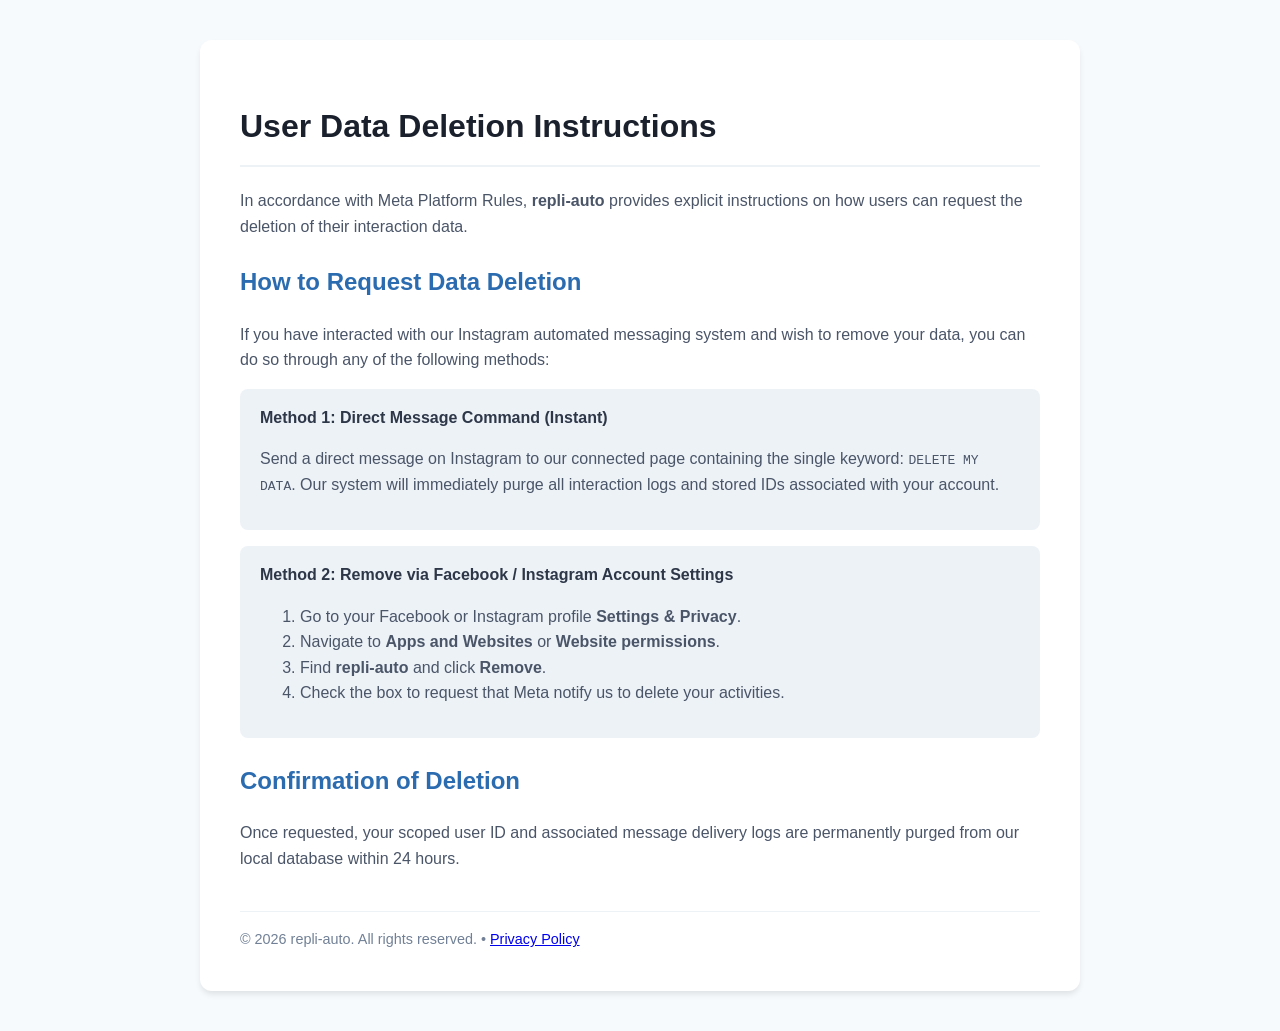
<file: frontend/data_deletion.html>
<!DOCTYPE html>
<html lang="en">
<head>
    <meta charset="UTF-8">
    <meta name="viewport" content="width=device-width, initial-scale=1.0">
    <title>User Data Deletion - repli-auto</title>
    <style>
        body {
            font-family: -apple-system, BlinkMacSystemFont, "Segoe UI", Roboto, Helvetica, Arial, sans-serif;
            line-height: 1.6;
            color: #2d3748;
            background: #f7fafc;
            padding: 40px 20px;
            margin: 0;
        }
        .container {
            max-width: 800px;
            margin: 0 auto;
            background: #fff;
            padding: 40px;
            border-radius: 12px;
            box-shadow: 0 4px 6px -1px rgba(0,0,0,0.1);
        }
        h1 { color: #1a202c; border-bottom: 2px solid #edf2f7; padding-bottom: 12px; }
        h2 { color: #2b6cb0; margin-top: 24px; }
        p, li { color: #4a5568; }
        .step-box { background: #edf2f7; padding: 16px 20px; border-radius: 8px; margin: 16px 0; }
        .footer { margin-top: 40px; font-size: 0.9em; color: #718096; border-top: 1px solid #edf2f7; padding-top: 16px; }
    </style>
</head>
<body>
    <div class="container">
        <h1>User Data Deletion Instructions</h1>
        <p>In accordance with Meta Platform Rules, <strong>repli-auto</strong> provides explicit instructions on how users can request the deletion of their interaction data.</p>

        <h2>How to Request Data Deletion</h2>
        <p>If you have interacted with our Instagram automated messaging system and wish to remove your data, you can do so through any of the following methods:</p>

        <div class="step-box">
            <strong>Method 1: Direct Message Command (Instant)</strong>
            <p>Send a direct message on Instagram to our connected page containing the single keyword: <code>DELETE MY DATA</code>. Our system will immediately purge all interaction logs and stored IDs associated with your account.</p>
        </div>

        <div class="step-box">
            <strong>Method 2: Remove via Facebook / Instagram Account Settings</strong>
            <ol>
                <li>Go to your Facebook or Instagram profile <strong>Settings & Privacy</strong>.</li>
                <li>Navigate to <strong>Apps and Websites</strong> or <strong>Website permissions</strong>.</li>
                <li>Find <strong>repli-auto</strong> and click <strong>Remove</strong>.</li>
                <li>Check the box to request that Meta notify us to delete your activities.</li>
            </ol>
        </div>

        <h2>Confirmation of Deletion</h2>
        <p>Once requested, your scoped user ID and associated message delivery logs are permanently purged from our local database within 24 hours.</p>

        <div class="footer">
            &copy; 2026 repli-auto. All rights reserved. &bull; <a href="/privacy">Privacy Policy</a>
        </div>
    </div>
</body>
</html>
</file>
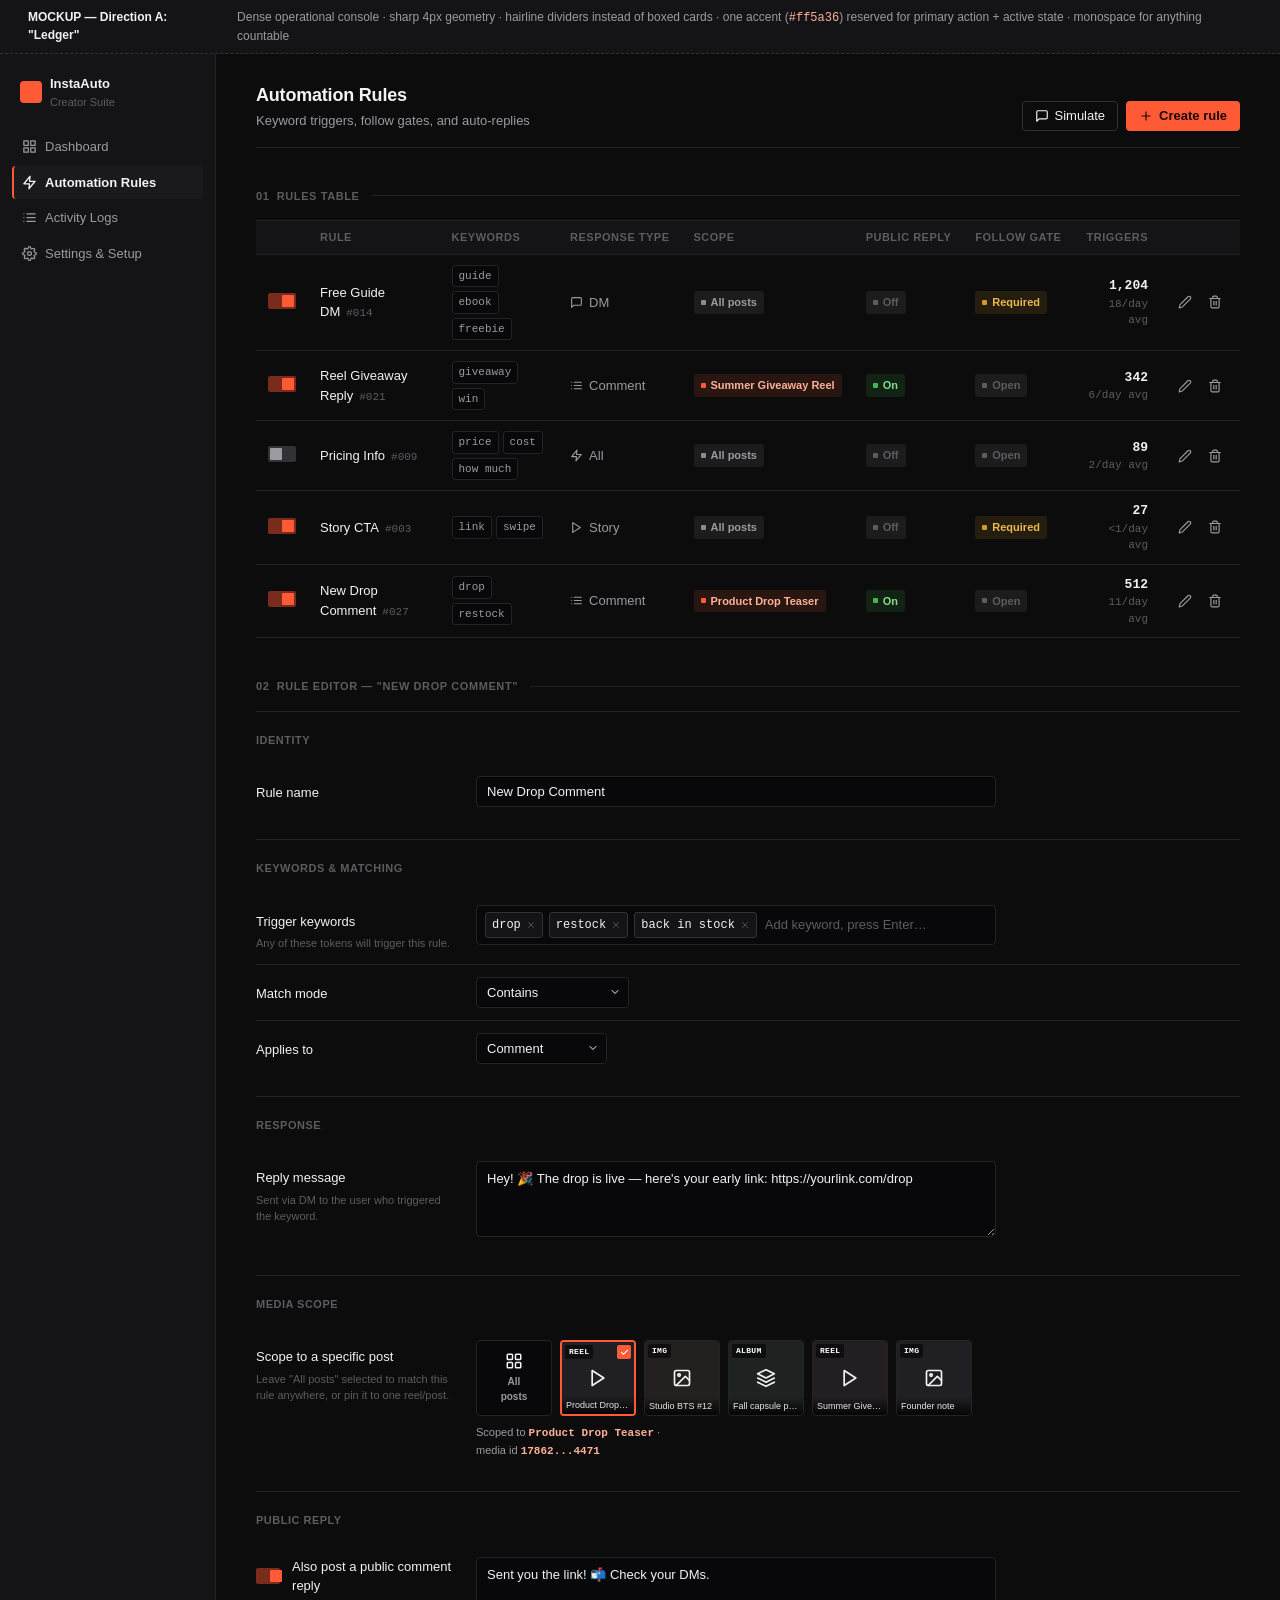
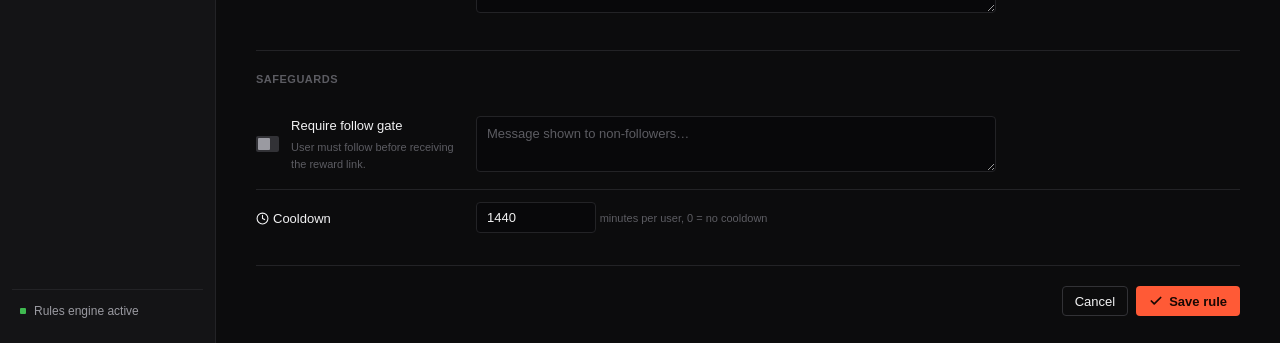
<file: frontend/mockup-a.html>
<!DOCTYPE html>
<html lang="en">
<head>
<meta charset="UTF-8">
<meta name="viewport" content="width=device-width, initial-scale=1.0">
<title>Mockup A — Ledger | Rules</title>
<style>
/* ============================================================
   DIRECTION A — "LEDGER"
   A dense, operational console modeled on Linear's issue views.
   Premise: this page is used daily by someone triaging dozens of
   rules — optimize for scan speed and information density over
   whitespace. Sharp 4px geometry, hairline dividers instead of
   boxed cards, monospace for anything countable/identifiable
   (ids, keyword tokens, trigger counts), a single vivid accent
   used only for the primary action and active/selected states.
   ============================================================ */

:root {
  /* --- surfaces --- */
  --bg:            #0c0c0d;
  --bg-inset:       #08080a;   /* inputs, recessed wells */
  --bg-raised:      #ondit;
  --surface:        #141416;   /* sidebar, header row */
  --surface-hover:  #1a1a1d;
  --border:         #232326;
  --border-strong:  #323236;

  /* --- text --- */
  --text-1: #f2f2f3;
  --text-2: #9a9aa1;
  --text-3: #5c5c62;

  /* --- brand accent (single, functional) --- */
  --accent:      #ff5a36;
  --accent-dim:  #7a2c1c;
  --accent-tint: rgba(255, 90, 54, 0.12);
  --accent-ink:  #ffb199;

  /* --- semantic (separate from brand accent) --- */
  --success:      #3fb950;
  --success-tint: rgba(63, 185, 80, 0.12);
  --warning:      #d29922;
  --warning-tint: rgba(210, 153, 34, 0.12);
  --error:        #f85149;
  --error-tint:   rgba(248, 81, 73, 0.12);
  --neutral:      #8b8b93;
  --neutral-tint: rgba(139, 139, 147, 0.12);

  /* --- type scale (dense) --- */
  --fs-11: 11px;
  --fs-12: 12px;
  --fs-13: 13px;
  --fs-15: 15px;
  --fs-18: 18px;
  --fs-24: 24px;

  --font-ui:   -apple-system, BlinkMacSystemFont, "Segoe UI", Roboto, Helvetica, Arial, sans-serif;
  --font-mono: ui-monospace, "SF Mono", "Cascadia Code", "Consolas", monospace;

  /* --- spacing grid --- */
  --sp-1: 4px;
  --sp-2: 8px;
  --sp-3: 12px;
  --sp-4: 16px;
  --sp-5: 20px;
  --sp-6: 28px;
  --sp-7: 40px;

  /* --- geometry --- */
  --r-sm: 3px;
  --r-md: 4px;
}

* { margin: 0; padding: 0; box-sizing: border-box; }

body {
  background: var(--bg);
  color: var(--text-1);
  font-family: var(--font-ui);
  font-size: var(--fs-13);
  line-height: 1.5;
  -webkit-font-smoothing: antialiased;
}

::selection { background: var(--accent-dim); color: #fff; }

/* meta banner explaining the exploration — not part of the app itself */
.mockup-banner {
  background: var(--surface);
  border-bottom: 1px dashed var(--border-strong);
  color: var(--text-2);
  font-size: var(--fs-12);
  padding: var(--sp-2) var(--sp-6);
  display: flex;
  gap: var(--sp-4);
  align-items: baseline;
}
.mockup-banner strong { color: var(--text-1); font-weight: 600; }
.mockup-banner code { font-family: var(--font-mono); color: var(--accent-ink); }

.shell {
  display: grid;
  grid-template-columns: 216px 1fr;
  min-height: 100vh;
}

/* ---------- sidebar ---------- */
.sidebar {
  background: var(--surface);
  border-right: 1px solid var(--border);
  padding: var(--sp-5) var(--sp-3);
  display: flex;
  flex-direction: column;
  justify-content: space-between;
}

.brand {
  display: flex;
  align-items: center;
  gap: var(--sp-2);
  padding: 0 var(--sp-2) var(--sp-5) var(--sp-2);
}
.brand-mark {
  width: 22px; height: 22px;
  border-radius: var(--r-md);
  background: var(--accent);
  flex-shrink: 0;
}
.brand-name { font-size: var(--fs-13); font-weight: 600; color: var(--text-1); }
.brand-sub { font-size: 11px; color: var(--text-3); }

.nav { display: flex; flex-direction: column; gap: 2px; }
.nav-link {
  display: flex;
  align-items: center;
  gap: var(--sp-2);
  padding: 7px var(--sp-2);
  border-radius: var(--r-md);
  color: var(--text-2);
  text-decoration: none;
  font-size: var(--fs-13);
  font-weight: 500;
  border-left: 2px solid transparent;
}
.nav-link svg { width: 15px; height: 15px; stroke: currentColor; flex-shrink: 0; }
.nav-link:hover { color: var(--text-1); background: var(--surface-hover); }
.nav-link.active {
  color: var(--text-1);
  background: var(--surface-hover);
  border-left: 2px solid var(--accent);
  font-weight: 600;
}

.side-foot { display: flex; flex-direction: column; gap: var(--sp-3); }
.side-status {
  display: flex; align-items: center; gap: var(--sp-2);
  font-size: var(--fs-12); color: var(--text-2);
  padding: var(--sp-1) var(--sp-2);
  border-top: 1px solid var(--border);
  padding-top: var(--sp-3);
}
.dot { width: 6px; height: 6px; border-radius: 1px; background: var(--success); }

/* ---------- main ---------- */
.main { padding: var(--sp-6) var(--sp-7); max-width: 1180px; }

.pagehead {
  display: flex;
  justify-content: space-between;
  align-items: flex-end;
  margin-bottom: var(--sp-6);
  padding-bottom: var(--sp-4);
  border-bottom: 1px solid var(--border);
}
.pagehead h1 { font-size: var(--fs-18); font-weight: 600; letter-spacing: -0.2px; }
.pagehead p { font-size: var(--fs-13); color: var(--text-2); margin-top: 2px; }
.actions { display: flex; gap: var(--sp-2); }

.btn {
  display: inline-flex; align-items: center; gap: 6px;
  height: 30px; padding: 0 var(--sp-3);
  border-radius: var(--r-md);
  font-size: var(--fs-13); font-weight: 500;
  border: 1px solid transparent;
  cursor: pointer;
  font-family: var(--font-ui);
}
.btn svg { width: 14px; height: 14px; stroke: currentColor; }
.btn-primary { background: var(--accent); color: #1a0803; font-weight: 600; }
.btn-primary:hover { background: #ff6d4b; }
.btn-secondary { background: transparent; border-color: var(--border-strong); color: var(--text-1); }
.btn-secondary:hover { border-color: var(--text-3); background: var(--surface-hover); }
.icon-btn {
  width: 26px; height: 26px; display: inline-flex; align-items: center; justify-content: center;
  border-radius: var(--r-sm); background: transparent; border: 1px solid transparent;
  color: var(--text-2); cursor: pointer;
}
.icon-btn:hover { background: var(--surface-hover); border-color: var(--border); color: var(--text-1); }
.icon-btn.danger:hover { color: var(--error); }
.icon-btn svg { width: 14px; height: 14px; stroke: currentColor; }

/* ---------- section label divider ---------- */
.section-label {
  display: flex; align-items: center; gap: var(--sp-3);
  margin: var(--sp-7) 0 var(--sp-4);
  color: var(--text-3);
  font-size: 11px;
  font-weight: 600;
  text-transform: uppercase;
  letter-spacing: 0.6px;
}
.section-label::after { content: ''; flex: 1; height: 1px; background: var(--border); }

/* ---------- table ---------- */
.table-wrap { border-top: 1px solid var(--border); }
table.rules-table { width: 100%; border-collapse: collapse; }
.rules-table thead th {
  text-align: left;
  font-size: 11px; font-weight: 600; text-transform: uppercase; letter-spacing: 0.5px;
  color: var(--text-3);
  padding: var(--sp-2) var(--sp-3);
  background: var(--surface);
  border-bottom: 1px solid var(--border);
  white-space: nowrap;
}
.rules-table tbody td {
  padding: 10px var(--sp-3);
  border-bottom: 1px solid var(--border);
  vertical-align: middle;
  font-size: var(--fs-13);
}
.rules-table tbody tr:hover td { background: var(--surface-hover); }

.rule-name { color: var(--text-1); font-weight: 500; }
.rule-id { font-family: var(--font-mono); font-size: 11px; color: var(--text-3); margin-left: 6px; }

.chip-row { display: flex; flex-wrap: wrap; gap: 4px; max-width: 220px; }
.chip {
  font-family: var(--font-mono);
  font-size: 11px;
  color: var(--text-2);
  background: var(--bg-inset);
  border: 1px solid var(--border);
  border-radius: var(--r-sm);
  padding: 2px 6px;
}

.type-cell { display: flex; align-items: center; gap: 6px; color: var(--text-2); }
.type-cell svg { width: 13px; height: 13px; stroke: currentColor; }

.badge {
  display: inline-flex; align-items: center; gap: 5px;
  font-size: 11px; font-weight: 600;
  padding: 3px 7px;
  border-radius: var(--r-sm);
  white-space: nowrap;
}
.badge .dot2 { width: 5px; height: 5px; border-radius: 1px; }
.badge-scoped { background: var(--accent-tint); color: var(--accent-ink); }
.badge-scoped .dot2 { background: var(--accent); }
.badge-allposts { background: var(--neutral-tint); color: var(--text-2); }
.badge-allposts .dot2 { background: var(--neutral); }
.badge-on { background: var(--success-tint); color: #7ee08a; }
.badge-on .dot2 { background: var(--success); }
.badge-off { background: var(--neutral-tint); color: var(--text-3); }
.badge-off .dot2 { background: var(--text-3); }
.badge-gate { background: var(--warning-tint); color: #eab84f; }
.badge-gate .dot2 { background: var(--warning); }

.trigger-count { font-family: var(--font-mono); font-weight: 600; color: var(--text-1); }
.trigger-sub { font-family: var(--font-mono); font-size: 11px; color: var(--text-3); }

.switch { position: relative; display: inline-block; width: 28px; height: 16px; }
.switch input { opacity: 0; width: 0; height: 0; }
.switch .track {
  position: absolute; inset: 0; background: var(--border-strong);
  border-radius: 2px; transition: background .15s;
}
.switch .track::before {
  content: ''; position: absolute; width: 12px; height: 12px; left: 2px; top: 2px;
  background: var(--text-2); border-radius: 1px; transition: transform .15s, background .15s;
}
.switch input:checked + .track { background: var(--accent-dim); }
.switch input:checked + .track::before { transform: translateX(12px); background: var(--accent); }

.row-actions { display: flex; gap: 4px; justify-content: flex-end; }

/* ---------- editor ---------- */
.editor {
  border-top: 1px solid var(--border);
}
.editor-group {
  padding: var(--sp-5) 0;
  border-bottom: 1px solid var(--border);
}
.editor-group-label {
  font-size: 11px; font-weight: 600; text-transform: uppercase; letter-spacing: 0.5px;
  color: var(--text-3); margin-bottom: var(--sp-4);
}

.field-row {
  display: grid;
  grid-template-columns: 200px 1fr;
  gap: var(--sp-5);
  padding: var(--sp-3) 0;
  align-items: start;
}
.field-row + .field-row { border-top: 1px solid var(--border); }
.field-label { font-size: var(--fs-13); color: var(--text-1); font-weight: 500; padding-top: 7px; }
.field-hint { font-size: 11px; color: var(--text-3); margin-top: 4px; max-width: 200px; }
.field-control { max-width: 520px; }

input[type=text], input[type=number], textarea, select {
  width: 100%;
  background: var(--bg-inset);
  border: 1px solid var(--border);
  border-radius: var(--r-md);
  color: var(--text-1);
  font-family: var(--font-ui);
  font-size: var(--fs-13);
  padding: 7px 10px;
  outline: none;
}
textarea { resize: vertical; min-height: 76px; line-height: 1.5; }
input:focus, textarea:focus, select:focus { border-color: var(--accent); }
::placeholder { color: var(--text-3); }

.tag-input-box {
  display: flex; flex-wrap: wrap; gap: 6px; align-items: center;
  background: var(--bg-inset);
  border: 1px solid var(--border);
  border-radius: var(--r-md);
  padding: 6px 8px;
}
.tag-input-box:focus-within { border-color: var(--accent); }
.kw-chip {
  display: inline-flex; align-items: center; gap: 5px;
  font-family: var(--font-mono); font-size: 12px;
  background: var(--surface); border: 1px solid var(--border-strong);
  color: var(--text-1); border-radius: var(--r-sm); padding: 3px 6px;
}
.kw-chip svg { width: 10px; height: 10px; stroke: currentColor; cursor: pointer; color: var(--text-3); }
.kw-chip svg:hover { color: var(--error); }
.tag-input-box input {
  border: none; background: transparent; flex: 1; min-width: 90px; padding: 3px 2px;
}

.select-inline { display: inline-flex; align-items: center; gap: 8px; }
select { width: auto; appearance: none; padding-right: 28px; background-image: none; }
.select-wrap { position: relative; display: inline-block; }
.select-wrap svg {
  position: absolute; right: 8px; top: 50%; transform: translateY(-50%);
  width: 12px; height: 12px; stroke: var(--text-3); pointer-events: none;
}

/* media scope picker */
.media-scroll { display: flex; gap: 8px; flex-wrap: wrap; }
.media-tile {
  position: relative;
  width: 76px; height: 76px;
  border-radius: var(--r-md);
  border: 1px solid var(--border);
  background: #1c1c1f;
  overflow: hidden;
  cursor: pointer;
  flex-shrink: 0;
}
.media-tile.selected { border: 2px solid var(--accent); }
.media-tile.all-posts {
  display: flex; flex-direction: column; align-items: center; justify-content: center;
  gap: 4px; background: var(--bg-inset);
}
.media-tile.all-posts span { font-size: 10px; color: var(--text-2); font-weight: 600; text-align: center; padding: 0 4px; }
.media-tile.all-posts svg { width: 18px; height: 18px; stroke: var(--text-2); }
.media-thumb-fill {
  position: absolute; inset: 0;
  display: flex; align-items: center; justify-content: center;
  background: #202024;
}
.media-thumb-fill svg { width: 20px; height: 20px; stroke: var(--text-3); }
.media-tile:nth-of-type(3) .media-thumb-fill { background: #23201f; }
.media-tile:nth-of-type(4) .media-thumb-fill { background: #1e2220; }
.media-tile:nth-of-type(5) .media-thumb-fill { background: #221e22; }
.media-type-tag {
  position: absolute; top: 3px; left: 3px;
  font-family: var(--font-mono); font-size: 8px; font-weight: 700;
  color: #fff; background: rgba(0,0,0,0.55);
  padding: 1px 4px; border-radius: 2px; letter-spacing: 0.3px;
}
.media-check {
  position: absolute; top: 3px; right: 3px;
  width: 14px; height: 14px; border-radius: 2px;
  background: var(--accent); display: flex; align-items: center; justify-content: center;
}
.media-check svg { width: 9px; height: 9px; stroke: #1a0803; stroke-width: 3; }
.media-caption {
  position: absolute; bottom: 0; left: 0; right: 0;
  padding: 3px 4px 2px;
  font-size: 9px; color: #e6e6e6;
  background: linear-gradient(to top, rgba(0,0,0,0.85), transparent);
  white-space: nowrap; overflow: hidden; text-overflow: ellipsis;
}
.field-hint.selected-label { color: var(--text-2); margin-top: var(--sp-2); }
.field-hint.selected-label strong { color: var(--accent-ink); font-family: var(--font-mono); font-weight: 600; }

.toggle-row { display: flex; align-items: center; gap: var(--sp-3); }
.toggle-row .field-label { padding-top: 0; }

.editor-actions {
  display: flex; justify-content: flex-end; gap: var(--sp-2);
  padding-top: var(--sp-5);
}
</style>
</head>
<body>

<div class="mockup-banner">
  <span><strong>MOCKUP — Direction A: "Ledger"</strong></span>
  <span>Dense operational console · sharp 4px geometry · hairline dividers instead of boxed cards · one accent (<code>#ff5a36</code>) reserved for primary action + active state · monospace for anything countable</span>
</div>

<!-- icon sprite, self-contained, no external requests -->
<svg style="display:none">
  <symbol id="i-grid" viewBox="0 0 24 24" fill="none" stroke="currentColor" stroke-width="2" stroke-linecap="round" stroke-linejoin="round"><rect x="3" y="3" width="7" height="7"/><rect x="14" y="3" width="7" height="7"/><rect x="14" y="14" width="7" height="7"/><rect x="3" y="14" width="7" height="7"/></symbol>
  <symbol id="i-bolt" viewBox="0 0 24 24" fill="none" stroke="currentColor" stroke-width="2" stroke-linecap="round" stroke-linejoin="round"><polygon points="13 2 3 14 12 14 11 22 21 10 12 10 13 2"/></symbol>
  <symbol id="i-list" viewBox="0 0 24 24" fill="none" stroke="currentColor" stroke-width="2" stroke-linecap="round" stroke-linejoin="round"><line x1="8" y1="6" x2="21" y2="6"/><line x1="8" y1="12" x2="21" y2="12"/><line x1="8" y1="18" x2="21" y2="18"/><line x1="3" y1="6" x2="3.01" y2="6"/><line x1="3" y1="12" x2="3.01" y2="12"/><line x1="3" y1="18" x2="3.01" y2="18"/></symbol>
  <symbol id="i-settings" viewBox="0 0 24 24" fill="none" stroke="currentColor" stroke-width="2" stroke-linecap="round" stroke-linejoin="round"><circle cx="12" cy="12" r="3"/><path d="M19.4 15a1.65 1.65 0 0 0 .33 1.82l.06.06a2 2 0 1 1-2.83 2.83l-.06-.06a1.65 1.65 0 0 0-1.82-.33 1.65 1.65 0 0 0-1 1.51V21a2 2 0 0 1-4 0v-.09A1.65 1.65 0 0 0 9 19.4a1.65 1.65 0 0 0-1.82.33l-.06.06a2 2 0 1 1-2.83-2.83l.06-.06a1.65 1.65 0 0 0 .33-1.82 1.65 1.65 0 0 0-1.51-1H3a2 2 0 0 1 0-4h.09A1.65 1.65 0 0 0 4.6 9a1.65 1.65 0 0 0-.33-1.82l-.06-.06a2 2 0 1 1 2.83-2.83l.06.06a1.65 1.65 0 0 0 1.82.33H9a1.65 1.65 0 0 0 1-1.51V3a2 2 0 0 1 4 0v.09a1.65 1.65 0 0 0 1 1.51 1.65 1.65 0 0 0 1.82-.33l.06-.06a2 2 0 1 1 2.83 2.83l-.06.06a1.65 1.65 0 0 0-.33 1.82V9a1.65 1.65 0 0 0 1.51 1H21a2 2 0 0 1 0 4h-.09a1.65 1.65 0 0 0-1.51 1z"/></symbol>
  <symbol id="i-plus" viewBox="0 0 24 24" fill="none" stroke="currentColor" stroke-width="2" stroke-linecap="round" stroke-linejoin="round"><line x1="12" y1="5" x2="12" y2="19"/><line x1="5" y1="12" x2="19" y2="12"/></symbol>
  <symbol id="i-x" viewBox="0 0 24 24" fill="none" stroke="currentColor" stroke-width="2" stroke-linecap="round" stroke-linejoin="round"><line x1="18" y1="6" x2="6" y2="18"/><line x1="6" y1="6" x2="18" y2="18"/></symbol>
  <symbol id="i-check" viewBox="0 0 24 24" fill="none" stroke="currentColor" stroke-width="3" stroke-linecap="round" stroke-linejoin="round"><polyline points="20 6 9 17 4 12"/></symbol>
  <symbol id="i-chevron" viewBox="0 0 24 24" fill="none" stroke="currentColor" stroke-width="2" stroke-linecap="round" stroke-linejoin="round"><polyline points="6 9 12 15 18 9"/></symbol>
  <symbol id="i-edit" viewBox="0 0 24 24" fill="none" stroke="currentColor" stroke-width="2" stroke-linecap="round" stroke-linejoin="round"><path d="M17 3a2.828 2.828 0 1 1 4 4L7.5 20.5 2 22l1.5-5.5L17 3z"/></symbol>
  <symbol id="i-trash" viewBox="0 0 24 24" fill="none" stroke="currentColor" stroke-width="2" stroke-linecap="round" stroke-linejoin="round"><polyline points="3 6 5 6 21 6"/><path d="M19 6v14a2 2 0 0 1-2 2H7a2 2 0 0 1-2-2V6m3 0V4a2 2 0 0 1 2-2h4a2 2 0 0 1 2 2v2"/><line x1="10" y1="11" x2="10" y2="17"/><line x1="14" y1="11" x2="14" y2="17"/></symbol>
  <symbol id="i-msg" viewBox="0 0 24 24" fill="none" stroke="currentColor" stroke-width="2" stroke-linecap="round" stroke-linejoin="round"><path d="M21 15a2 2 0 0 1-2 2H7l-4 4V5a2 2 0 0 1 2-2h14a2 2 0 0 1 2 2z"/></symbol>
  <symbol id="i-all" viewBox="0 0 24 24" fill="none" stroke="currentColor" stroke-width="2" stroke-linecap="round" stroke-linejoin="round"><rect x="3" y="3" width="7" height="7" rx="1"/><rect x="14" y="3" width="7" height="7" rx="1"/><rect x="14" y="14" width="7" height="7" rx="1"/><rect x="3" y="14" width="7" height="7" rx="1"/></symbol>
  <symbol id="i-play" viewBox="0 0 24 24" fill="none" stroke="currentColor" stroke-width="2" stroke-linecap="round" stroke-linejoin="round"><polygon points="5 3 19 12 5 21 5 3"/></symbol>
  <symbol id="i-image" viewBox="0 0 24 24" fill="none" stroke="currentColor" stroke-width="2" stroke-linecap="round" stroke-linejoin="round"><rect x="3" y="3" width="18" height="18" rx="2"/><circle cx="8.5" cy="8.5" r="1.5"/><polyline points="21 15 16 10 5 21"/></symbol>
  <symbol id="i-layers" viewBox="0 0 24 24" fill="none" stroke="currentColor" stroke-width="2" stroke-linecap="round" stroke-linejoin="round"><polygon points="12 2 2 7 12 12 22 7 12 2"/><polyline points="2 17 12 22 22 17"/><polyline points="2 12 12 17 22 12"/></symbol>
  <symbol id="i-shield" viewBox="0 0 24 24" fill="none" stroke="currentColor" stroke-width="2" stroke-linecap="round" stroke-linejoin="round"><path d="M12 22s8-4 8-10V5l-8-3-8 3v7c0 6 8 10 8 10z"/></symbol>
  <symbol id="i-clock" viewBox="0 0 24 24" fill="none" stroke="currentColor" stroke-width="2" stroke-linecap="round" stroke-linejoin="round"><circle cx="12" cy="12" r="10"/><polyline points="12 6 12 12 16 14"/></symbol>
</svg>

<div class="shell">
  <aside class="sidebar">
    <div>
      <div class="brand">
        <div class="brand-mark"></div>
        <div>
          <div class="brand-name">InstaAuto</div>
          <div class="brand-sub">Creator Suite</div>
        </div>
      </div>
      <nav class="nav">
        <a class="nav-link" href="#"><svg><use href="#i-grid"/></svg> Dashboard</a>
        <a class="nav-link active" href="#"><svg><use href="#i-bolt"/></svg> Automation Rules</a>
        <a class="nav-link" href="#"><svg><use href="#i-list"/></svg> Activity Logs</a>
        <a class="nav-link" href="#"><svg><use href="#i-settings"/></svg> Settings &amp; Setup</a>
      </nav>
    </div>
    <div class="side-foot">
      <div class="side-status"><span class="dot"></span> Rules engine active</div>
    </div>
  </aside>

  <main class="main">
    <div class="pagehead">
      <div>
        <h1>Automation Rules</h1>
        <p>Keyword triggers, follow gates, and auto-replies</p>
      </div>
      <div class="actions">
        <button class="btn btn-secondary"><svg><use href="#i-msg"/></svg> Simulate</button>
        <button class="btn btn-primary"><svg><use href="#i-plus"/></svg> Create rule</button>
      </div>
    </div>

    <!-- ============ 1. RULES TABLE ============ -->
    <div class="section-label">01 &nbsp;Rules table</div>

    <div class="table-wrap">
      <table class="rules-table">
        <thead>
          <tr>
            <th style="width:34px"></th>
            <th>Rule</th>
            <th>Keywords</th>
            <th>Response type</th>
            <th>Scope</th>
            <th>Public reply</th>
            <th>Follow gate</th>
            <th style="text-align:right">Triggers</th>
            <th style="width:64px"></th>
          </tr>
        </thead>
        <tbody>
          <tr>
            <td><label class="switch"><input type="checkbox" checked><span class="track"></span></label></td>
            <td><span class="rule-name">Free Guide DM</span><span class="rule-id">#014</span></td>
            <td><div class="chip-row"><span class="chip">guide</span><span class="chip">ebook</span><span class="chip">freebie</span></div></td>
            <td><div class="type-cell"><svg><use href="#i-msg"/></svg> DM</div></td>
            <td><span class="badge badge-allposts"><span class="dot2"></span>All posts</span></td>
            <td><span class="badge badge-off"><span class="dot2"></span>Off</span></td>
            <td><span class="badge badge-gate"><span class="dot2"></span>Required</span></td>
            <td style="text-align:right"><div class="trigger-count">1,204</div><div class="trigger-sub">18/day avg</div></td>
            <td><div class="row-actions"><button class="icon-btn"><svg><use href="#i-edit"/></svg></button><button class="icon-btn danger"><svg><use href="#i-trash"/></svg></button></div></td>
          </tr>
          <tr>
            <td><label class="switch"><input type="checkbox" checked><span class="track"></span></label></td>
            <td><span class="rule-name">Reel Giveaway Reply</span><span class="rule-id">#021</span></td>
            <td><div class="chip-row"><span class="chip">giveaway</span><span class="chip">win</span></div></td>
            <td><div class="type-cell"><svg><use href="#i-list"/></svg> Comment</div></td>
            <td><span class="badge badge-scoped"><span class="dot2"></span>Summer Giveaway Reel</span></td>
            <td><span class="badge badge-on"><span class="dot2"></span>On</span></td>
            <td><span class="badge badge-off"><span class="dot2"></span>Open</span></td>
            <td style="text-align:right"><div class="trigger-count">342</div><div class="trigger-sub">6/day avg</div></td>
            <td><div class="row-actions"><button class="icon-btn"><svg><use href="#i-edit"/></svg></button><button class="icon-btn danger"><svg><use href="#i-trash"/></svg></button></div></td>
          </tr>
          <tr>
            <td><label class="switch"><input type="checkbox"><span class="track"></span></label></td>
            <td><span class="rule-name">Pricing Info</span><span class="rule-id">#009</span></td>
            <td><div class="chip-row"><span class="chip">price</span><span class="chip">cost</span><span class="chip">how much</span></div></td>
            <td><div class="type-cell"><svg><use href="#i-bolt"/></svg> All</div></td>
            <td><span class="badge badge-allposts"><span class="dot2"></span>All posts</span></td>
            <td><span class="badge badge-off"><span class="dot2"></span>Off</span></td>
            <td><span class="badge badge-off"><span class="dot2"></span>Open</span></td>
            <td style="text-align:right"><div class="trigger-count">89</div><div class="trigger-sub">2/day avg</div></td>
            <td><div class="row-actions"><button class="icon-btn"><svg><use href="#i-edit"/></svg></button><button class="icon-btn danger"><svg><use href="#i-trash"/></svg></button></div></td>
          </tr>
          <tr>
            <td><label class="switch"><input type="checkbox" checked><span class="track"></span></label></td>
            <td><span class="rule-name">Story CTA</span><span class="rule-id">#003</span></td>
            <td><div class="chip-row"><span class="chip">link</span><span class="chip">swipe</span></div></td>
            <td><div class="type-cell"><svg><use href="#i-play"/></svg> Story</div></td>
            <td><span class="badge badge-allposts"><span class="dot2"></span>All posts</span></td>
            <td><span class="badge badge-off"><span class="dot2"></span>Off</span></td>
            <td><span class="badge badge-gate"><span class="dot2"></span>Required</span></td>
            <td style="text-align:right"><div class="trigger-count">27</div><div class="trigger-sub">&lt;1/day avg</div></td>
            <td><div class="row-actions"><button class="icon-btn"><svg><use href="#i-edit"/></svg></button><button class="icon-btn danger"><svg><use href="#i-trash"/></svg></button></div></td>
          </tr>
          <tr>
            <td><label class="switch"><input type="checkbox" checked><span class="track"></span></label></td>
            <td><span class="rule-name">New Drop Comment</span><span class="rule-id">#027</span></td>
            <td><div class="chip-row"><span class="chip">drop</span><span class="chip">restock</span></div></td>
            <td><div class="type-cell"><svg><use href="#i-list"/></svg> Comment</div></td>
            <td><span class="badge badge-scoped"><span class="dot2"></span>Product Drop Teaser</span></td>
            <td><span class="badge badge-on"><span class="dot2"></span>On</span></td>
            <td><span class="badge badge-off"><span class="dot2"></span>Open</span></td>
            <td style="text-align:right"><div class="trigger-count">512</div><div class="trigger-sub">11/day avg</div></td>
            <td><div class="row-actions"><button class="icon-btn"><svg><use href="#i-edit"/></svg></button><button class="icon-btn danger"><svg><use href="#i-trash"/></svg></button></div></td>
          </tr>
        </tbody>
      </table>
    </div>

    <!-- ============ 2. RULE EDITOR ============ -->
    <div class="section-label">02 &nbsp;Rule editor — "New Drop Comment"</div>

    <div class="editor">

      <div class="editor-group">
        <div class="editor-group-label">Identity</div>
        <div class="field-row">
          <div class="field-label">Rule name</div>
          <div class="field-control"><input type="text" value="New Drop Comment"></div>
        </div>
      </div>

      <div class="editor-group">
        <div class="editor-group-label">Keywords &amp; matching</div>
        <div class="field-row">
          <div>
            <div class="field-label">Trigger keywords</div>
            <div class="field-hint">Any of these tokens will trigger this rule.</div>
          </div>
          <div class="field-control">
            <div class="tag-input-box">
              <span class="kw-chip">drop<svg><use href="#i-x"/></svg></span>
              <span class="kw-chip">restock<svg><use href="#i-x"/></svg></span>
              <span class="kw-chip">back in stock<svg><use href="#i-x"/></svg></span>
              <input type="text" placeholder="Add keyword, press Enter…">
            </div>
          </div>
        </div>
        <div class="field-row">
          <div class="field-label">Match mode</div>
          <div class="field-control">
            <div class="select-wrap" style="max-width:220px">
              <select><option>Contains</option><option>Exact match</option><option>Regular expression</option></select>
              <svg><use href="#i-chevron"/></svg>
            </div>
          </div>
        </div>
        <div class="field-row">
          <div class="field-label">Applies to</div>
          <div class="field-control">
            <div class="select-wrap" style="max-width:220px">
              <select><option>Comment</option><option>Direct message</option><option>Story mention</option><option>All</option></select>
              <svg><use href="#i-chevron"/></svg>
            </div>
          </div>
        </div>
      </div>

      <div class="editor-group">
        <div class="editor-group-label">Response</div>
        <div class="field-row">
          <div>
            <div class="field-label">Reply message</div>
            <div class="field-hint">Sent via DM to the user who triggered the keyword.</div>
          </div>
          <div class="field-control">
            <textarea>Hey! 🎉 The drop is live — here's your early link: https://yourlink.com/drop</textarea>
          </div>
        </div>
      </div>

      <div class="editor-group">
        <div class="editor-group-label">Media scope</div>
        <div class="field-row">
          <div>
            <div class="field-label">Scope to a specific post</div>
            <div class="field-hint">Leave "All posts" selected to match this rule anywhere, or pin it to one reel/post.</div>
          </div>
          <div class="field-control">
            <div class="media-scroll">
              <div class="media-tile all-posts"><svg><use href="#i-all"/></svg><span>All<br>posts</span></div>
              <div class="media-tile selected">
                <div class="media-thumb-fill"><svg><use href="#i-play"/></svg></div>
                <span class="media-type-tag">REEL</span>
                <div class="media-check"><svg><use href="#i-check"/></svg></div>
                <div class="media-caption">Product Drop Teaser</div>
              </div>
              <div class="media-tile">
                <div class="media-thumb-fill"><svg><use href="#i-image"/></svg></div>
                <span class="media-type-tag">IMG</span>
                <div class="media-caption">Studio BTS #12</div>
              </div>
              <div class="media-tile">
                <div class="media-thumb-fill"><svg><use href="#i-layers"/></svg></div>
                <span class="media-type-tag">ALBUM</span>
                <div class="media-caption">Fall capsule preview</div>
              </div>
              <div class="media-tile">
                <div class="media-thumb-fill"><svg><use href="#i-play"/></svg></div>
                <span class="media-type-tag">REEL</span>
                <div class="media-caption">Summer Giveaway Reel</div>
              </div>
              <div class="media-tile">
                <div class="media-thumb-fill"><svg><use href="#i-image"/></svg></div>
                <span class="media-type-tag">IMG</span>
                <div class="media-caption">Founder note</div>
              </div>
            </div>
            <div class="field-hint selected-label">Scoped to <strong>Product Drop Teaser</strong> · media id <strong>17862...4471</strong></div>
          </div>
        </div>
      </div>

      <div class="editor-group">
        <div class="editor-group-label">Public reply</div>
        <div class="field-row">
          <div class="toggle-row">
            <label class="switch"><input type="checkbox" checked><span class="track"></span></label>
            <div class="field-label">Also post a public comment reply</div>
          </div>
          <div class="field-control">
            <textarea style="min-height:56px">Sent you the link! 📬 Check your DMs.</textarea>
          </div>
        </div>
      </div>

      <div class="editor-group">
        <div class="editor-group-label">Safeguards</div>
        <div class="field-row">
          <div class="toggle-row">
            <label class="switch"><input type="checkbox"><span class="track"></span></label>
            <div><div class="field-label">Require follow gate</div><div class="field-hint">User must follow before receiving the reward link.</div></div>
          </div>
          <div class="field-control">
            <textarea style="min-height:56px" placeholder="Message shown to non-followers…"></textarea>
          </div>
        </div>
        <div class="field-row">
          <div class="field-label"><svg style="width:13px;height:13px;stroke:currentColor;vertical-align:-2px;margin-right:4px"><use href="#i-clock"/></svg>Cooldown</div>
          <div class="field-control">
            <input type="number" value="1440" style="max-width:120px"> <span class="field-hint" style="display:inline">minutes per user, 0 = no cooldown</span>
          </div>
        </div>
      </div>

      <div class="editor-actions">
        <button class="btn btn-secondary">Cancel</button>
        <button class="btn btn-primary"><svg><use href="#i-check"/></svg> Save rule</button>
      </div>
    </div>

  </main>
</div>

</body>
</html>
</file>
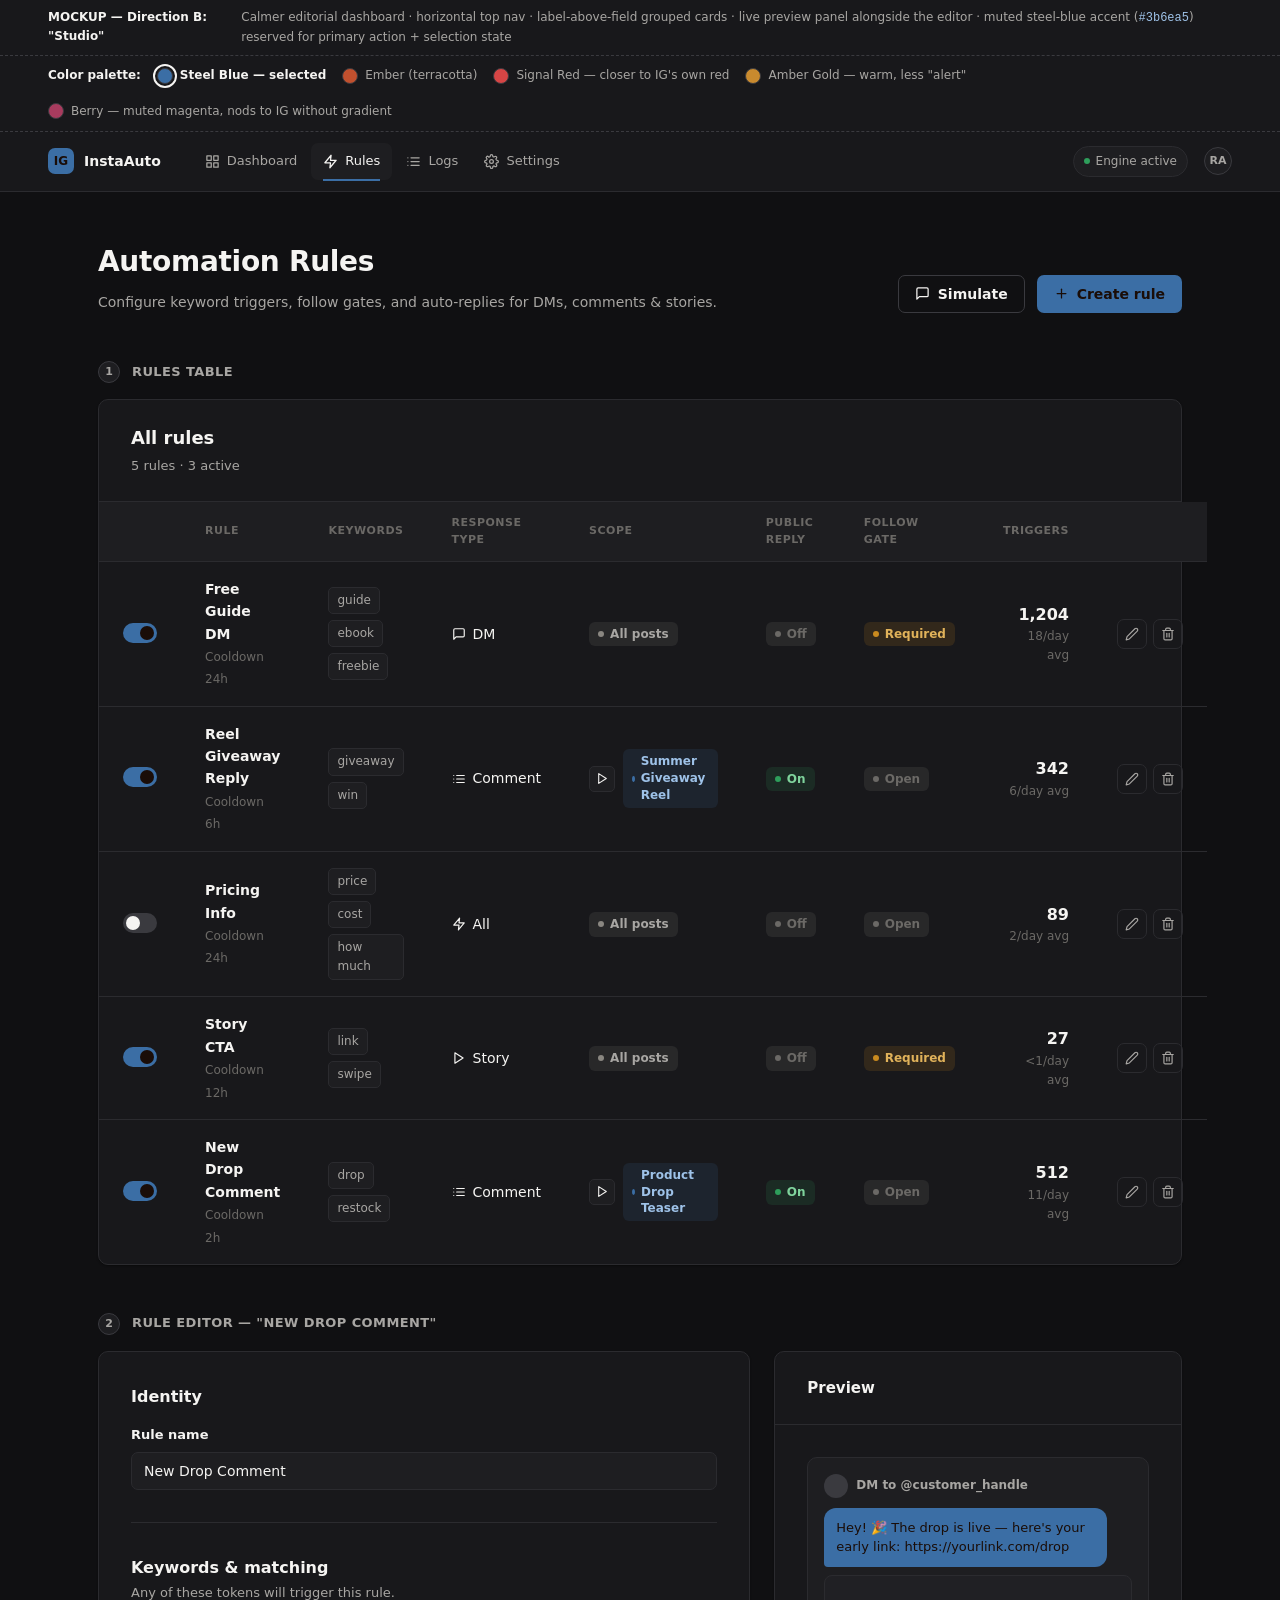
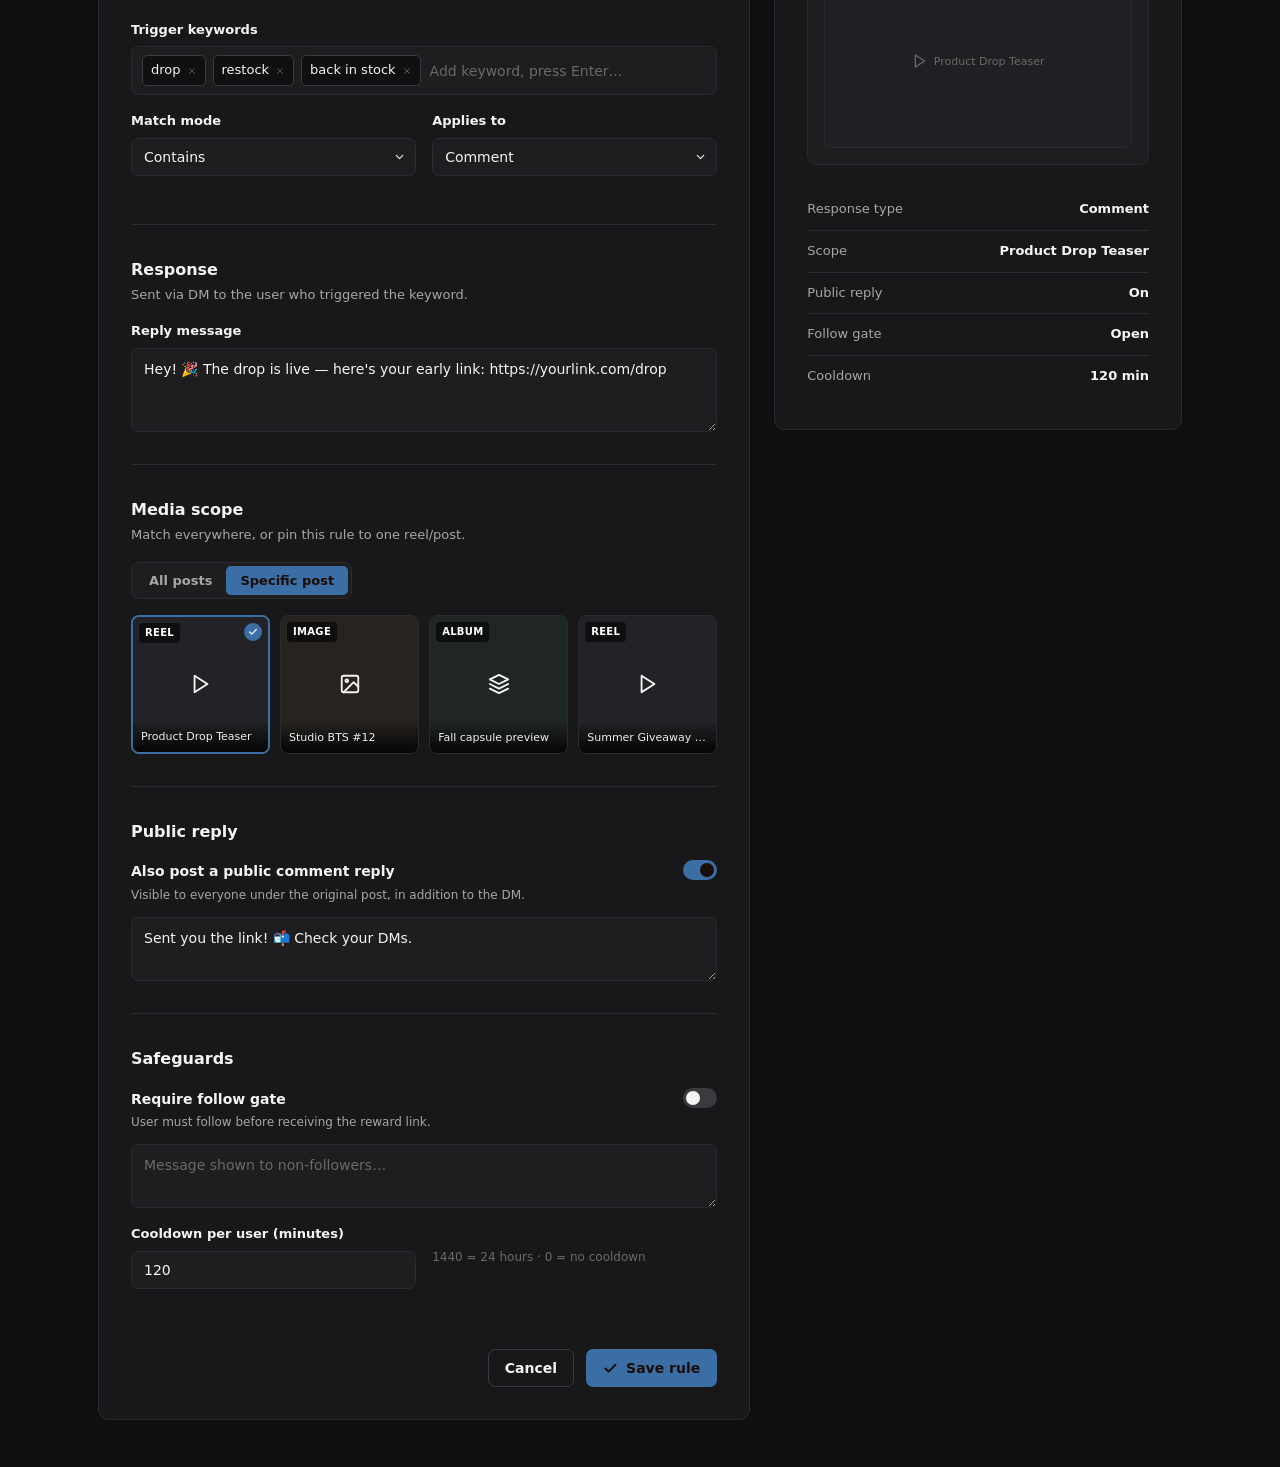
<file: frontend/mockup-b.html>
<!DOCTYPE html>
<html lang="en">
<head>
<meta charset="UTF-8">
<meta name="viewport" content="width=device-width, initial-scale=1.0">
<title>Mockup B — Studio | Rules</title>
<style>
/* ============================================================
   DIRECTION B — "STUDIO"
   A calmer, editorial dashboard modeled on Stripe/Vercel settings
   screens. Premise: rules are configured occasionally and reviewed
   carefully — optimize for clarity and confidence over raw density.
   Horizontal top nav (not a sidebar) to feel less like a generic
   admin template. Grouped cards with label-above-field forms, a
   live "preview" panel next to the editor so the effect of a change
   is legible before saving, and a muted terracotta accent used only
   for the primary action, active tab, and selection rings.
   ============================================================ */

:root {
  /* --- surfaces (warm-neutral near-black, not navy) --- */
  --bg:         #101012;
  --surface:    #18181b;
  --surface-2:  #1e1e21;   /* nested wells / inputs */
  --border:     #2b2b2f;
  --border-strong: #3a3a3f;

  /* --- text (warm white, not blue-white) --- */
  --text-1: #f5f4f2;
  --text-2: #a8a6a3;
  --text-3: #6b6966;

  /* --- brand accent: muted steel blue — chosen over the warm-red
     options because it reads as a calm, tool-like accent rather than
     an "alert" color, and it doesn't compete with Instagram's own red
     brand mark anywhere it appears in the product (e.g. error states).
     Swappable via the palette picker below — see "PALETTE OPTIONS". */
  --accent:      #3b6ea5;
  --accent-hover:#4d84bf;
  --accent-tint: rgba(59, 110, 165, 0.14);
  --accent-ink:  #9ec2e8;

  /* --- semantic, distinct hues from the brand accent --- */
  --success:      #2e9e5b;
  --success-tint: rgba(46, 158, 91, 0.14);
  --warning:      #c98a1f;
  --warning-tint: rgba(201, 138, 31, 0.14);
  --error:        #d9483d;
  --error-tint:   rgba(217, 72, 61, 0.14);
  --neutral:      #8a8781;
  --neutral-tint: rgba(138, 135, 129, 0.14);

  /* --- type scale (generous) --- */
  --fs-13: 13px;
  --fs-14: 14px;
  --fs-16: 16px;
  --fs-18: 18px;
  --fs-22: 22px;
  --fs-28: 28px;

  --font-ui: system-ui, -apple-system, "Segoe UI", Roboto, Helvetica, Arial, sans-serif;
  --font-mono: ui-monospace, "SF Mono", "Cascadia Code", Consolas, monospace;

  /* --- spacing grid --- */
  --sp-1: 8px;
  --sp-2: 12px;
  --sp-3: 16px;
  --sp-4: 24px;
  --sp-5: 32px;
  --sp-6: 48px;
  --sp-7: 64px;

  /* --- geometry --- */
  --r-card: 10px;
  --r-control: 7px;
  --r-badge: 6px;
}

* { margin: 0; padding: 0; box-sizing: border-box; }

body {
  background: var(--bg);
  color: var(--text-1);
  font-family: var(--font-ui);
  font-size: var(--fs-14);
  line-height: 1.6;
  -webkit-font-smoothing: antialiased;
}

.mockup-banner {
  background: var(--surface);
  border-bottom: 1px dashed var(--border-strong);
  color: var(--text-2);
  font-size: 12px;
  padding: var(--sp-1) var(--sp-6);
  display: flex;
  gap: var(--sp-3);
  align-items: baseline;
}
.mockup-banner strong { color: var(--text-1); font-weight: 600; }
.mockup-banner code { font-family: var(--font-mono); color: var(--accent-ink); }

/* ============================================================
   PALETTE OPTIONS — CSS-only, no JS.
   Five accent families layered on the same "Studio" structure so
   the layout stays constant and only the brand accent changes.
   Base neutrals (bg/surface/border/text) and the semantic colors
   (success/warning/error) never change — only one hue does, per
   the "single functional accent" rule. Implemented with radio
   inputs + :has(), so it's still a static file with zero script.
   ============================================================ */
.palette-switcher {
  display: flex; align-items: center; gap: var(--sp-3);
  padding: 10px var(--sp-6);
  background: var(--surface);
  border-bottom: 1px dashed var(--border-strong);
  font-size: 12px;
  color: var(--text-2);
  flex-wrap: wrap;
}
.palette-switcher .ps-label { font-weight: 600; color: var(--text-1); }
.swatch { display: inline-flex; align-items: center; gap: 7px; cursor: pointer; }
.swatch input { position: absolute; opacity: 0; width: 0; height: 0; }
.swatch .dot {
  width: 16px; height: 16px; border-radius: 50%;
  background: var(--sw);
  border: 1px solid var(--border-strong);
}
.swatch input:checked + .dot { outline: 2px solid var(--text-1); outline-offset: 2px; }
.swatch .sw-name { color: var(--text-2); }
.swatch input:checked ~ .sw-name { color: var(--text-1); font-weight: 600; }

body:has(#pal-ember:checked) {
  --accent: #c1502e; --accent-hover: #d35f3a;
  --accent-tint: rgba(193, 80, 46, 0.14); --accent-ink: #f0a583;
}
body:has(#pal-signal:checked) {
  --accent: #d64545; --accent-hover: #e35c5c;
  --accent-tint: rgba(214, 69, 69, 0.14); --accent-ink: #f0a3a3;
}
body:has(#pal-amber:checked) {
  --accent: #c98a2e; --accent-hover: #dc9c3d;
  --accent-tint: rgba(201, 138, 46, 0.14); --accent-ink: #f0c37e;
}
body:has(#pal-berry:checked) {
  --accent: #a83b5e; --accent-hover: #c14a70;
  --accent-tint: rgba(168, 59, 94, 0.14); --accent-ink: #e8a3bc;
}

/* ---------- top nav ---------- */
.topbar {
  display: flex;
  align-items: center;
  justify-content: space-between;
  padding: 0 var(--sp-6);
  height: 60px;
  background: var(--surface);
  border-bottom: 1px solid var(--border);
}
.topbar-left { display: flex; align-items: center; gap: var(--sp-5); }
.brand { display: flex; align-items: center; gap: 10px; }
.brand-mark {
  width: 26px; height: 26px; border-radius: 7px;
  background: var(--accent);
  color: #1a0d08;
  display: flex; align-items: center; justify-content: center;
  font-weight: 700; font-size: 12px;
}
.brand-name { font-weight: 600; font-size: var(--fs-14); }

.tabs { display: flex; align-items: center; gap: 2px; }
.tab {
  display: flex; align-items: center; gap: 7px;
  padding: 8px 12px;
  border-radius: var(--r-control);
  color: var(--text-2);
  text-decoration: none;
  font-size: var(--fs-13);
  font-weight: 500;
}
.tab svg { width: 15px; height: 15px; stroke: currentColor; }
.tab:hover { color: var(--text-1); background: var(--surface-2); }
.tab.active { color: var(--text-1); background: var(--surface-2); position: relative; }
.tab.active::after {
  content: ''; position: absolute; left: 12px; right: 12px; bottom: -1px; height: 2px; background: var(--accent);
}

.topbar-right { display: flex; align-items: center; gap: var(--sp-3); }
.status-pill {
  display: flex; align-items: center; gap: 6px;
  font-size: 12px; color: var(--text-2);
  padding: 5px 10px; border-radius: 20px;
  background: var(--surface-2); border: 1px solid var(--border);
}
.status-pill .dot { width: 6px; height: 6px; border-radius: 50%; background: var(--success); }
.avatar {
  width: 28px; height: 28px; border-radius: 50%;
  background: var(--surface-2); border: 1px solid var(--border-strong);
  display: flex; align-items: center; justify-content: center;
  font-size: 11px; font-weight: 600; color: var(--text-2);
}

/* ---------- page container ---------- */
.page { max-width: 1180px; margin: 0 auto; padding: var(--sp-6); }

.pagehead {
  display: flex; justify-content: space-between; align-items: flex-end;
  margin-bottom: var(--sp-5);
}
.pagehead h1 { font-size: var(--fs-28); font-weight: 700; letter-spacing: -0.3px; }
.pagehead p { color: var(--text-2); font-size: var(--fs-14); margin-top: 6px; }
.actions { display: flex; gap: var(--sp-2); }

.btn {
  display: inline-flex; align-items: center; gap: 8px;
  height: 38px; padding: 0 var(--sp-3);
  border-radius: var(--r-control);
  font-size: var(--fs-14); font-weight: 600;
  border: 1px solid transparent;
  cursor: pointer;
  font-family: var(--font-ui);
}
.btn svg { width: 15px; height: 15px; stroke: currentColor; }
.btn-primary { background: var(--accent); color: #1a0d08; }
.btn-primary:hover { background: var(--accent-hover); }
.btn-secondary { background: transparent; border-color: var(--border-strong); color: var(--text-1); }
.btn-secondary:hover { background: var(--surface-2); }
.icon-btn {
  width: 30px; height: 30px; display: inline-flex; align-items: center; justify-content: center;
  border-radius: var(--r-control); background: transparent; border: 1px solid var(--border);
  color: var(--text-2); cursor: pointer;
}
.icon-btn:hover { background: var(--surface-2); color: var(--text-1); border-color: var(--border-strong); }
.icon-btn.danger:hover { color: var(--error); border-color: var(--error); }
.icon-btn svg { width: 14px; height: 14px; stroke: currentColor; }

/* ---------- section marker ---------- */
.section-marker {
  display: flex; align-items: center; gap: var(--sp-2);
  margin: var(--sp-6) 0 var(--sp-3);
}
.section-marker .num {
  width: 22px; height: 22px; border-radius: 50%;
  background: var(--surface-2); border: 1px solid var(--border-strong);
  display: flex; align-items: center; justify-content: center;
  font-size: 11px; font-weight: 700; color: var(--text-2);
}
.section-marker .label { font-size: var(--fs-13); font-weight: 600; color: var(--text-2); text-transform: uppercase; letter-spacing: 0.4px; }

/* ---------- card ---------- */
.card {
  background: var(--surface);
  border: 1px solid var(--border);
  border-radius: var(--r-card);
  box-shadow: 0 1px 2px rgba(0,0,0,0.4);
}
.card-header {
  display: flex; justify-content: space-between; align-items: center;
  padding: var(--sp-4) var(--sp-5);
  border-bottom: 1px solid var(--border);
}
.card-header h3 { font-size: var(--fs-18); font-weight: 600; }
.card-header p { font-size: var(--fs-13); color: var(--text-2); margin-top: 3px; }

/* ---------- table ---------- */
table.rules-table { width: 100%; border-collapse: collapse; }
.rules-table thead th {
  text-align: left;
  font-size: 11px; font-weight: 600; text-transform: uppercase; letter-spacing: 0.5px;
  color: var(--text-3);
  padding: var(--sp-2) var(--sp-4);
  background: var(--surface-2);
  border-bottom: 1px solid var(--border);
}
.rules-table tbody td {
  padding: var(--sp-3) var(--sp-4);
  border-bottom: 1px solid var(--border);
  vertical-align: middle;
  font-size: var(--fs-14);
}
.rules-table tbody tr:last-child td { border-bottom: none; }
.rules-table tbody tr:hover td { background: var(--surface-2); }

.rule-name { color: var(--text-1); font-weight: 600; display: block; }
.rule-sub { font-size: 12px; color: var(--text-3); margin-top: 2px; }

.chip-row { display: flex; flex-wrap: wrap; gap: 6px; max-width: 200px; }
.chip {
  font-size: 12px; color: var(--text-2);
  background: var(--surface-2);
  border: 1px solid var(--border);
  border-radius: 5px;
  padding: 3px 8px;
}

.type-cell { display: flex; align-items: center; gap: 7px; color: var(--text-1); font-weight: 500; }
.type-cell svg { width: 14px; height: 14px; stroke: var(--text-2); }

.badge {
  display: inline-flex; align-items: center; gap: 6px;
  font-size: 12px; font-weight: 600;
  padding: 4px 9px;
  border-radius: var(--r-badge);
  line-height: 1.4;
}
.badge .dot { width: 6px; height: 6px; border-radius: 50%; }
.badge-scoped { background: var(--accent-tint); color: var(--accent-ink); }
.badge-scoped .dot { background: var(--accent); }
.badge-allposts { background: var(--neutral-tint); color: var(--text-2); }
.badge-allposts .dot { background: var(--neutral); }
.badge-on { background: var(--success-tint); color: #7fd39c; }
.badge-on .dot { background: var(--success); }
.badge-off { background: var(--neutral-tint); color: var(--text-3); }
.badge-off .dot { background: var(--text-3); }
.badge-gate { background: var(--warning-tint); color: #e0b25a; }
.badge-gate .dot { background: var(--warning); }

/* scoped-rule inline media chip: a differentiator from mockup A */
.scope-cell { display: flex; align-items: center; gap: 8px; }
.scope-thumb {
  width: 26px; height: 26px; border-radius: 5px; flex-shrink: 0;
  background: var(--surface-2); border: 1px solid var(--border);
  display: flex; align-items: center; justify-content: center;
}
.scope-thumb svg { width: 13px; height: 13px; stroke: var(--text-2); }

.trigger-count { font-weight: 700; color: var(--text-1); font-size: var(--fs-16); }
.trigger-sub { font-size: 12px; color: var(--text-3); }

.switch { position: relative; display: inline-block; width: 34px; height: 20px; }
.switch input { opacity: 0; width: 0; height: 0; }
.switch .track {
  position: absolute; inset: 0; background: var(--border-strong);
  border-radius: 20px; transition: background .15s;
}
.switch .track::before {
  content: ''; position: absolute; width: 14px; height: 14px; left: 3px; top: 3px;
  background: var(--text-1); border-radius: 50%; transition: transform .15s;
}
.switch input:checked + .track { background: var(--accent); }
.switch input:checked + .track::before { transform: translateX(14px); background: #1a0d08; }

.row-actions { display: flex; gap: 6px; justify-content: flex-end; }

/* ---------- editor layout: two columns ---------- */
.editor-grid { display: grid; grid-template-columns: 1.6fr 1fr; gap: var(--sp-4); align-items: start; }

.form-card { padding: var(--sp-5); display: flex; flex-direction: column; gap: var(--sp-5); }
.form-section + .form-section { padding-top: var(--sp-5); border-top: 1px solid var(--border); }
.form-section-head { margin-bottom: var(--sp-3); }
.form-section-head h4 { font-size: var(--fs-16); font-weight: 600; }
.form-section-head p { font-size: var(--fs-13); color: var(--text-2); margin-top: 2px; }

.field { display: flex; flex-direction: column; gap: 6px; margin-bottom: var(--sp-3); }
.field:last-child { margin-bottom: 0; }
.field label { font-size: var(--fs-13); font-weight: 600; color: var(--text-1); }
.field .hint { font-size: 12px; color: var(--text-3); }

input[type=text], input[type=number], textarea, select {
  width: 100%;
  background: var(--surface-2);
  border: 1px solid var(--border);
  border-radius: var(--r-control);
  color: var(--text-1);
  font-family: var(--font-ui);
  font-size: var(--fs-14);
  padding: 10px 12px;
  outline: none;
}
textarea { resize: vertical; min-height: 84px; line-height: 1.5; }
input:focus, textarea:focus, select:focus { border-color: var(--accent); }
::placeholder { color: var(--text-3); }

.row-2 { display: grid; grid-template-columns: 1fr 1fr; gap: var(--sp-3); }

.tag-input-box {
  display: flex; flex-wrap: wrap; gap: 7px; align-items: center;
  background: var(--surface-2);
  border: 1px solid var(--border);
  border-radius: var(--r-control);
  padding: 8px 10px;
}
.tag-input-box:focus-within { border-color: var(--accent); }
.kw-chip {
  display: inline-flex; align-items: center; gap: 6px;
  font-size: 13px;
  background: var(--bg); border: 1px solid var(--border-strong);
  color: var(--text-1); border-radius: 5px; padding: 4px 8px;
}
.kw-chip svg { width: 10px; height: 10px; stroke: currentColor; cursor: pointer; color: var(--text-3); }
.kw-chip svg:hover { color: var(--error); }
.tag-input-box input { border: none; background: transparent; flex: 1; min-width: 100px; padding: 2px; }

.select-wrap { position: relative; }
select { appearance: none; padding-right: 32px; }
.select-wrap svg { position: absolute; right: 10px; top: 50%; transform: translateY(-50%); width: 13px; height: 13px; stroke: var(--text-3); pointer-events: none; }

/* segmented control for scope mode */
.segmented { display: inline-flex; background: var(--surface-2); border: 1px solid var(--border); border-radius: var(--r-control); padding: 3px; margin-bottom: var(--sp-3); }
.segmented button {
  border: none; background: transparent; color: var(--text-2);
  font-size: 13px; font-weight: 600; padding: 7px 14px; border-radius: 5px;
  font-family: var(--font-ui); cursor: pointer;
}
.segmented button.active { background: var(--accent); color: #1a0d08; }

.media-grid { display: grid; grid-template-columns: repeat(4, 1fr); gap: 10px; }
.media-tile {
  position: relative;
  border-radius: 8px;
  border: 1px solid var(--border);
  background: var(--surface-2);
  aspect-ratio: 1 / 1;
  overflow: hidden;
  cursor: pointer;
}
.media-tile:hover { border-color: var(--border-strong); }
.media-tile.selected { border: 2px solid var(--accent); }
.media-thumb-fill { position: absolute; inset: 0; display: flex; align-items: center; justify-content: center; background: #232327; }
.media-thumb-fill svg { width: 22px; height: 22px; stroke: var(--text-3); }
.media-tile:nth-of-type(2) .media-thumb-fill { background: #262320; }
.media-tile:nth-of-type(3) .media-thumb-fill { background: #202623; }
.media-tile:nth-of-type(5) .media-thumb-fill { background: #262023; }
.media-type-tag {
  position: absolute; top: 6px; left: 6px;
  font-size: 10px; font-weight: 700; letter-spacing: 0.3px;
  color: #fff; background: rgba(0,0,0,0.6);
  padding: 2px 6px; border-radius: 4px;
}
.media-check {
  position: absolute; top: 6px; right: 6px;
  width: 18px; height: 18px; border-radius: 50%;
  background: var(--accent); display: flex; align-items: center; justify-content: center;
}
.media-check svg { width: 10px; height: 10px; stroke: #1a0d08; stroke-width: 3; }
.media-caption {
  position: absolute; bottom: 0; left: 0; right: 0;
  padding: 8px 8px 6px;
  font-size: 11px; color: #eee; font-weight: 500;
  background: linear-gradient(to top, rgba(0,0,0,0.85), transparent);
  white-space: nowrap; overflow: hidden; text-overflow: ellipsis;
}

.toggle-line { display: flex; align-items: flex-start; justify-content: space-between; gap: var(--sp-3); }
.toggle-line .copy strong { display: block; font-size: var(--fs-14); font-weight: 600; }
.toggle-line .copy span { font-size: 12px; color: var(--text-2); }

.form-actions { display: flex; justify-content: flex-end; gap: var(--sp-2); padding-top: var(--sp-2); }

/* ---------- preview column ---------- */
.preview-card { position: sticky; top: var(--sp-4); }
.preview-body { padding: var(--sp-5); display: flex; flex-direction: column; gap: var(--sp-4); }

.dm-mock {
  background: var(--surface-2);
  border: 1px solid var(--border);
  border-radius: 10px;
  padding: var(--sp-3);
}
.dm-mock .who { display: flex; align-items: center; gap: 8px; margin-bottom: 10px; }
.dm-mock .who .av { width: 24px; height: 24px; border-radius: 50%; background: var(--border-strong); }
.dm-mock .who .name { font-size: 12px; color: var(--text-2); font-weight: 600; }
.bubble {
  background: var(--accent);
  color: #1a0d08;
  font-size: 13px;
  font-weight: 500;
  padding: 10px 12px;
  border-radius: 12px 12px 12px 4px;
  max-width: 92%;
  line-height: 1.5;
}
.attach-thumb {
  margin-top: 8px;
  width: 100%;
  border-radius: 8px;
  background: #202024;
  border: 1px solid var(--border);
  aspect-ratio: 16/9;
  display: flex; align-items: center; justify-content: center;
  font-size: 11px; color: var(--text-3); gap: 6px;
}
.attach-thumb svg { width: 16px; height: 16px; stroke: var(--text-3); }

.meta-list { display: flex; flex-direction: column; gap: 0; }
.meta-row {
  display: flex; justify-content: space-between; align-items: center;
  padding: 10px 0;
  border-bottom: 1px solid var(--border);
  font-size: 13px;
}
.meta-row:last-child { border-bottom: none; }
.meta-row .k { color: var(--text-2); }
.meta-row .v { color: var(--text-1); font-weight: 600; text-align: right; }
</style>
</head>
<body>

<div class="mockup-banner">
  <span><strong>MOCKUP — Direction B: "Studio"</strong></span>
  <span>Calmer editorial dashboard · horizontal top nav · label-above-field grouped cards · live preview panel alongside the editor · muted steel-blue accent (<code>#3b6ea5</code>) reserved for primary action + selection state</span>
</div>

<div class="palette-switcher">
  <span class="ps-label">Color palette:</span>
  <label class="swatch" style="--sw:#3b6ea5;">
    <input type="radio" name="palette" id="pal-steel" checked>
    <span class="dot"></span><span class="sw-name">Steel Blue — selected</span>
  </label>
  <label class="swatch" style="--sw:#c1502e;">
    <input type="radio" name="palette" id="pal-ember">
    <span class="dot"></span><span class="sw-name">Ember (terracotta)</span>
  </label>
  <label class="swatch" style="--sw:#d64545;">
    <input type="radio" name="palette" id="pal-signal">
    <span class="dot"></span><span class="sw-name">Signal Red — closer to IG's own red</span>
  </label>
  <label class="swatch" style="--sw:#c98a2e;">
    <input type="radio" name="palette" id="pal-amber">
    <span class="dot"></span><span class="sw-name">Amber Gold — warm, less "alert"</span>
  </label>
  <label class="swatch" style="--sw:#a83b5e;">
    <input type="radio" name="palette" id="pal-berry">
    <span class="dot"></span><span class="sw-name">Berry — muted magenta, nods to IG without gradient</span>
  </label>
</div>

<svg style="display:none">
  <symbol id="i-grid" viewBox="0 0 24 24" fill="none" stroke="currentColor" stroke-width="2" stroke-linecap="round" stroke-linejoin="round"><rect x="3" y="3" width="7" height="7"/><rect x="14" y="3" width="7" height="7"/><rect x="14" y="14" width="7" height="7"/><rect x="3" y="14" width="7" height="7"/></symbol>
  <symbol id="i-bolt" viewBox="0 0 24 24" fill="none" stroke="currentColor" stroke-width="2" stroke-linecap="round" stroke-linejoin="round"><polygon points="13 2 3 14 12 14 11 22 21 10 12 10 13 2"/></symbol>
  <symbol id="i-list" viewBox="0 0 24 24" fill="none" stroke="currentColor" stroke-width="2" stroke-linecap="round" stroke-linejoin="round"><line x1="8" y1="6" x2="21" y2="6"/><line x1="8" y1="12" x2="21" y2="12"/><line x1="8" y1="18" x2="21" y2="18"/><line x1="3" y1="6" x2="3.01" y2="6"/><line x1="3" y1="12" x2="3.01" y2="12"/><line x1="3" y1="18" x2="3.01" y2="18"/></symbol>
  <symbol id="i-settings" viewBox="0 0 24 24" fill="none" stroke="currentColor" stroke-width="2" stroke-linecap="round" stroke-linejoin="round"><circle cx="12" cy="12" r="3"/><path d="M19.4 15a1.65 1.65 0 0 0 .33 1.82l.06.06a2 2 0 1 1-2.83 2.83l-.06-.06a1.65 1.65 0 0 0-1.82-.33 1.65 1.65 0 0 0-1 1.51V21a2 2 0 0 1-4 0v-.09A1.65 1.65 0 0 0 9 19.4a1.65 1.65 0 0 0-1.82.33l-.06.06a2 2 0 1 1-2.83-2.83l.06-.06a1.65 1.65 0 0 0 .33-1.82 1.65 1.65 0 0 0-1.51-1H3a2 2 0 0 1 0-4h.09A1.65 1.65 0 0 0 4.6 9a1.65 1.65 0 0 0-.33-1.82l-.06-.06a2 2 0 1 1 2.83-2.83l.06.06a1.65 1.65 0 0 0 1.82.33H9a1.65 1.65 0 0 0 1-1.51V3a2 2 0 0 1 4 0v.09a1.65 1.65 0 0 0 1 1.51 1.65 1.65 0 0 0 1.82-.33l.06-.06a2 2 0 1 1 2.83 2.83l-.06.06a1.65 1.65 0 0 0-.33 1.82V9a1.65 1.65 0 0 0 1.51 1H21a2 2 0 0 1 0 4h-.09a1.65 1.65 0 0 0-1.51 1z"/></symbol>
  <symbol id="i-plus" viewBox="0 0 24 24" fill="none" stroke="currentColor" stroke-width="2" stroke-linecap="round" stroke-linejoin="round"><line x1="12" y1="5" x2="12" y2="19"/><line x1="5" y1="12" x2="19" y2="12"/></symbol>
  <symbol id="i-x" viewBox="0 0 24 24" fill="none" stroke="currentColor" stroke-width="2" stroke-linecap="round" stroke-linejoin="round"><line x1="18" y1="6" x2="6" y2="18"/><line x1="6" y1="6" x2="18" y2="18"/></symbol>
  <symbol id="i-check" viewBox="0 0 24 24" fill="none" stroke="currentColor" stroke-width="3" stroke-linecap="round" stroke-linejoin="round"><polyline points="20 6 9 17 4 12"/></symbol>
  <symbol id="i-chevron" viewBox="0 0 24 24" fill="none" stroke="currentColor" stroke-width="2" stroke-linecap="round" stroke-linejoin="round"><polyline points="6 9 12 15 18 9"/></symbol>
  <symbol id="i-edit" viewBox="0 0 24 24" fill="none" stroke="currentColor" stroke-width="2" stroke-linecap="round" stroke-linejoin="round"><path d="M17 3a2.828 2.828 0 1 1 4 4L7.5 20.5 2 22l1.5-5.5L17 3z"/></symbol>
  <symbol id="i-trash" viewBox="0 0 24 24" fill="none" stroke="currentColor" stroke-width="2" stroke-linecap="round" stroke-linejoin="round"><polyline points="3 6 5 6 21 6"/><path d="M19 6v14a2 2 0 0 1-2 2H7a2 2 0 0 1-2-2V6m3 0V4a2 2 0 0 1 2-2h4a2 2 0 0 1 2 2v2"/><line x1="10" y1="11" x2="10" y2="17"/><line x1="14" y1="11" x2="14" y2="17"/></symbol>
  <symbol id="i-msg" viewBox="0 0 24 24" fill="none" stroke="currentColor" stroke-width="2" stroke-linecap="round" stroke-linejoin="round"><path d="M21 15a2 2 0 0 1-2 2H7l-4 4V5a2 2 0 0 1 2-2h14a2 2 0 0 1 2 2z"/></symbol>
  <symbol id="i-play" viewBox="0 0 24 24" fill="none" stroke="currentColor" stroke-width="2" stroke-linecap="round" stroke-linejoin="round"><polygon points="5 3 19 12 5 21 5 3"/></symbol>
  <symbol id="i-image" viewBox="0 0 24 24" fill="none" stroke="currentColor" stroke-width="2" stroke-linecap="round" stroke-linejoin="round"><rect x="3" y="3" width="18" height="18" rx="2"/><circle cx="8.5" cy="8.5" r="1.5"/><polyline points="21 15 16 10 5 21"/></symbol>
  <symbol id="i-layers" viewBox="0 0 24 24" fill="none" stroke="currentColor" stroke-width="2" stroke-linecap="round" stroke-linejoin="round"><polygon points="12 2 2 7 12 12 22 7 12 2"/><polyline points="2 17 12 22 22 17"/><polyline points="2 12 12 17 22 12"/></symbol>
  <symbol id="i-shield" viewBox="0 0 24 24" fill="none" stroke="currentColor" stroke-width="2" stroke-linecap="round" stroke-linejoin="round"><path d="M12 22s8-4 8-10V5l-8-3-8 3v7c0 6 8 10 8 10z"/></symbol>
  <symbol id="i-clock" viewBox="0 0 24 24" fill="none" stroke="currentColor" stroke-width="2" stroke-linecap="round" stroke-linejoin="round"><circle cx="12" cy="12" r="10"/><polyline points="12 6 12 12 16 14"/></symbol>
  <symbol id="i-send" viewBox="0 0 24 24" fill="none" stroke="currentColor" stroke-width="2" stroke-linecap="round" stroke-linejoin="round"><line x1="22" y1="2" x2="11" y2="13"/><polygon points="22 2 15 22 11 13 2 9 22 2"/></symbol>
</svg>

<div class="topbar">
  <div class="topbar-left">
    <div class="brand"><div class="brand-mark">IG</div><div class="brand-name">InstaAuto</div></div>
    <div class="tabs">
      <a class="tab" href="#"><svg><use href="#i-grid"/></svg>Dashboard</a>
      <a class="tab active" href="#"><svg><use href="#i-bolt"/></svg>Rules</a>
      <a class="tab" href="#"><svg><use href="#i-list"/></svg>Logs</a>
      <a class="tab" href="#"><svg><use href="#i-settings"/></svg>Settings</a>
    </div>
  </div>
  <div class="topbar-right">
    <div class="status-pill"><span class="dot"></span>Engine active</div>
    <div class="avatar">RA</div>
  </div>
</div>

<div class="page">

  <div class="pagehead">
    <div>
      <h1>Automation Rules</h1>
      <p>Configure keyword triggers, follow gates, and auto-replies for DMs, comments &amp; stories.</p>
    </div>
    <div class="actions">
      <button class="btn btn-secondary"><svg><use href="#i-msg"/></svg>Simulate</button>
      <button class="btn btn-primary"><svg><use href="#i-plus"/></svg>Create rule</button>
    </div>
  </div>

  <!-- ============ 1. RULES TABLE ============ -->
  <div class="section-marker"><span class="num">1</span><span class="label">Rules table</span></div>

  <div class="card">
    <div class="card-header">
      <div>
        <h3>All rules</h3>
        <p>5 rules · 3 active</p>
      </div>
    </div>
    <table class="rules-table">
      <thead>
        <tr>
          <th style="width:40px"></th>
          <th>Rule</th>
          <th>Keywords</th>
          <th>Response type</th>
          <th>Scope</th>
          <th>Public reply</th>
          <th>Follow gate</th>
          <th style="text-align:right">Triggers</th>
          <th style="width:76px"></th>
        </tr>
      </thead>
      <tbody>
        <tr>
          <td><label class="switch"><input type="checkbox" checked><span class="track"></span></label></td>
          <td><span class="rule-name">Free Guide DM</span><span class="rule-sub">Cooldown 24h</span></td>
          <td><div class="chip-row"><span class="chip">guide</span><span class="chip">ebook</span><span class="chip">freebie</span></div></td>
          <td><div class="type-cell"><svg><use href="#i-msg"/></svg>DM</div></td>
          <td><span class="badge badge-allposts"><span class="dot"></span>All posts</span></td>
          <td><span class="badge badge-off"><span class="dot"></span>Off</span></td>
          <td><span class="badge badge-gate"><span class="dot"></span>Required</span></td>
          <td style="text-align:right"><div class="trigger-count">1,204</div><div class="trigger-sub">18/day avg</div></td>
          <td><div class="row-actions"><button class="icon-btn"><svg><use href="#i-edit"/></svg></button><button class="icon-btn danger"><svg><use href="#i-trash"/></svg></button></div></td>
        </tr>
        <tr>
          <td><label class="switch"><input type="checkbox" checked><span class="track"></span></label></td>
          <td><span class="rule-name">Reel Giveaway Reply</span><span class="rule-sub">Cooldown 6h</span></td>
          <td><div class="chip-row"><span class="chip">giveaway</span><span class="chip">win</span></div></td>
          <td><div class="type-cell"><svg><use href="#i-list"/></svg>Comment</div></td>
          <td><div class="scope-cell"><div class="scope-thumb"><svg><use href="#i-play"/></svg></div><span class="badge badge-scoped"><span class="dot"></span>Summer Giveaway Reel</span></div></td>
          <td><span class="badge badge-on"><span class="dot"></span>On</span></td>
          <td><span class="badge badge-off"><span class="dot"></span>Open</span></td>
          <td style="text-align:right"><div class="trigger-count">342</div><div class="trigger-sub">6/day avg</div></td>
          <td><div class="row-actions"><button class="icon-btn"><svg><use href="#i-edit"/></svg></button><button class="icon-btn danger"><svg><use href="#i-trash"/></svg></button></div></td>
        </tr>
        <tr>
          <td><label class="switch"><input type="checkbox"><span class="track"></span></label></td>
          <td><span class="rule-name">Pricing Info</span><span class="rule-sub">Cooldown 24h</span></td>
          <td><div class="chip-row"><span class="chip">price</span><span class="chip">cost</span><span class="chip">how much</span></div></td>
          <td><div class="type-cell"><svg><use href="#i-bolt"/></svg>All</div></td>
          <td><span class="badge badge-allposts"><span class="dot"></span>All posts</span></td>
          <td><span class="badge badge-off"><span class="dot"></span>Off</span></td>
          <td><span class="badge badge-off"><span class="dot"></span>Open</span></td>
          <td style="text-align:right"><div class="trigger-count">89</div><div class="trigger-sub">2/day avg</div></td>
          <td><div class="row-actions"><button class="icon-btn"><svg><use href="#i-edit"/></svg></button><button class="icon-btn danger"><svg><use href="#i-trash"/></svg></button></div></td>
        </tr>
        <tr>
          <td><label class="switch"><input type="checkbox" checked><span class="track"></span></label></td>
          <td><span class="rule-name">Story CTA</span><span class="rule-sub">Cooldown 12h</span></td>
          <td><div class="chip-row"><span class="chip">link</span><span class="chip">swipe</span></div></td>
          <td><div class="type-cell"><svg><use href="#i-play"/></svg>Story</div></td>
          <td><span class="badge badge-allposts"><span class="dot"></span>All posts</span></td>
          <td><span class="badge badge-off"><span class="dot"></span>Off</span></td>
          <td><span class="badge badge-gate"><span class="dot"></span>Required</span></td>
          <td style="text-align:right"><div class="trigger-count">27</div><div class="trigger-sub">&lt;1/day avg</div></td>
          <td><div class="row-actions"><button class="icon-btn"><svg><use href="#i-edit"/></svg></button><button class="icon-btn danger"><svg><use href="#i-trash"/></svg></button></div></td>
        </tr>
        <tr>
          <td><label class="switch"><input type="checkbox" checked><span class="track"></span></label></td>
          <td><span class="rule-name">New Drop Comment</span><span class="rule-sub">Cooldown 2h</span></td>
          <td><div class="chip-row"><span class="chip">drop</span><span class="chip">restock</span></div></td>
          <td><div class="type-cell"><svg><use href="#i-list"/></svg>Comment</div></td>
          <td><div class="scope-cell"><div class="scope-thumb"><svg><use href="#i-play"/></svg></div><span class="badge badge-scoped"><span class="dot"></span>Product Drop Teaser</span></div></td>
          <td><span class="badge badge-on"><span class="dot"></span>On</span></td>
          <td><span class="badge badge-off"><span class="dot"></span>Open</span></td>
          <td style="text-align:right"><div class="trigger-count">512</div><div class="trigger-sub">11/day avg</div></td>
          <td><div class="row-actions"><button class="icon-btn"><svg><use href="#i-edit"/></svg></button><button class="icon-btn danger"><svg><use href="#i-trash"/></svg></button></div></td>
        </tr>
      </tbody>
    </table>
  </div>

  <!-- ============ 2. RULE EDITOR ============ -->
  <div class="section-marker"><span class="num">2</span><span class="label">Rule editor — "New Drop Comment"</span></div>

  <div class="editor-grid">

    <!-- left: form -->
    <div class="card form-card">

      <div class="form-section">
        <div class="form-section-head"><h4>Identity</h4></div>
        <div class="field">
          <label>Rule name</label>
          <input type="text" value="New Drop Comment">
        </div>
      </div>

      <div class="form-section">
        <div class="form-section-head"><h4>Keywords &amp; matching</h4><p>Any of these tokens will trigger this rule.</p></div>
        <div class="field">
          <label>Trigger keywords</label>
          <div class="tag-input-box">
            <span class="kw-chip">drop<svg><use href="#i-x"/></svg></span>
            <span class="kw-chip">restock<svg><use href="#i-x"/></svg></span>
            <span class="kw-chip">back in stock<svg><use href="#i-x"/></svg></span>
            <input type="text" placeholder="Add keyword, press Enter…">
          </div>
        </div>
        <div class="row-2">
          <div class="field">
            <label>Match mode</label>
            <div class="select-wrap"><select><option>Contains</option><option>Exact match</option><option>Regular expression</option></select><svg><use href="#i-chevron"/></svg></div>
          </div>
          <div class="field">
            <label>Applies to</label>
            <div class="select-wrap"><select><option>Comment</option><option>Direct message</option><option>Story mention</option><option>All</option></select><svg><use href="#i-chevron"/></svg></div>
          </div>
        </div>
      </div>

      <div class="form-section">
        <div class="form-section-head"><h4>Response</h4><p>Sent via DM to the user who triggered the keyword.</p></div>
        <div class="field">
          <label>Reply message</label>
          <textarea>Hey! 🎉 The drop is live — here's your early link: https://yourlink.com/drop</textarea>
        </div>
      </div>

      <div class="form-section">
        <div class="form-section-head"><h4>Media scope</h4><p>Match everywhere, or pin this rule to one reel/post.</p></div>
        <div class="segmented">
          <button>All posts</button>
          <button class="active">Specific post</button>
        </div>
        <div class="media-grid">
          <div class="media-tile selected">
            <div class="media-thumb-fill"><svg><use href="#i-play"/></svg></div>
            <span class="media-type-tag">REEL</span>
            <div class="media-check"><svg><use href="#i-check"/></svg></div>
            <div class="media-caption">Product Drop Teaser</div>
          </div>
          <div class="media-tile">
            <div class="media-thumb-fill"><svg><use href="#i-image"/></svg></div>
            <span class="media-type-tag">IMAGE</span>
            <div class="media-caption">Studio BTS #12</div>
          </div>
          <div class="media-tile">
            <div class="media-thumb-fill"><svg><use href="#i-layers"/></svg></div>
            <span class="media-type-tag">ALBUM</span>
            <div class="media-caption">Fall capsule preview</div>
          </div>
          <div class="media-tile">
            <div class="media-thumb-fill"><svg><use href="#i-play"/></svg></div>
            <span class="media-type-tag">REEL</span>
            <div class="media-caption">Summer Giveaway Reel</div>
          </div>
        </div>
      </div>

      <div class="form-section">
        <div class="form-section-head"><h4>Public reply</h4></div>
        <div class="toggle-line" style="margin-bottom:12px;">
          <div class="copy"><strong>Also post a public comment reply</strong><span>Visible to everyone under the original post, in addition to the DM.</span></div>
          <label class="switch"><input type="checkbox" checked><span class="track"></span></label>
        </div>
        <div class="field">
          <textarea style="min-height:60px">Sent you the link! 📬 Check your DMs.</textarea>
        </div>
      </div>

      <div class="form-section">
        <div class="form-section-head"><h4>Safeguards</h4></div>
        <div class="toggle-line" style="margin-bottom:12px;">
          <div class="copy"><strong>Require follow gate</strong><span>User must follow before receiving the reward link.</span></div>
          <label class="switch"><input type="checkbox"><span class="track"></span></label>
        </div>
        <div class="field" style="margin-bottom:16px;">
          <textarea style="min-height:56px" placeholder="Message shown to non-followers…"></textarea>
        </div>
        <div class="row-2">
          <div class="field">
            <label>Cooldown per user (minutes)</label>
            <input type="number" value="120">
          </div>
          <div class="field">
            <label class="hint" style="font-weight:400;color:var(--text-3);padding-top:24px;">1440 = 24 hours · 0 = no cooldown</label>
          </div>
        </div>
      </div>

      <div class="form-actions">
        <button class="btn btn-secondary">Cancel</button>
        <button class="btn btn-primary"><svg><use href="#i-check"/></svg>Save rule</button>
      </div>
    </div>

    <!-- right: live preview -->
    <div class="card preview-card">
      <div class="card-header"><h3 style="font-size:15px;">Preview</h3></div>
      <div class="preview-body">

        <div class="dm-mock">
          <div class="who"><div class="av"></div><div class="name">DM to @customer_handle</div></div>
          <div class="bubble">Hey! 🎉 The drop is live — here's your early link: https://yourlink.com/drop</div>
          <div class="attach-thumb"><svg><use href="#i-play"/></svg>Product Drop Teaser</div>
        </div>

        <div class="meta-list">
          <div class="meta-row"><span class="k">Response type</span><span class="v">Comment</span></div>
          <div class="meta-row"><span class="k">Scope</span><span class="v">Product Drop Teaser</span></div>
          <div class="meta-row"><span class="k">Public reply</span><span class="v">On</span></div>
          <div class="meta-row"><span class="k">Follow gate</span><span class="v">Open</span></div>
          <div class="meta-row"><span class="k">Cooldown</span><span class="v">120 min</span></div>
        </div>

      </div>
    </div>

  </div>

</div>

</body>
</html>
</file>
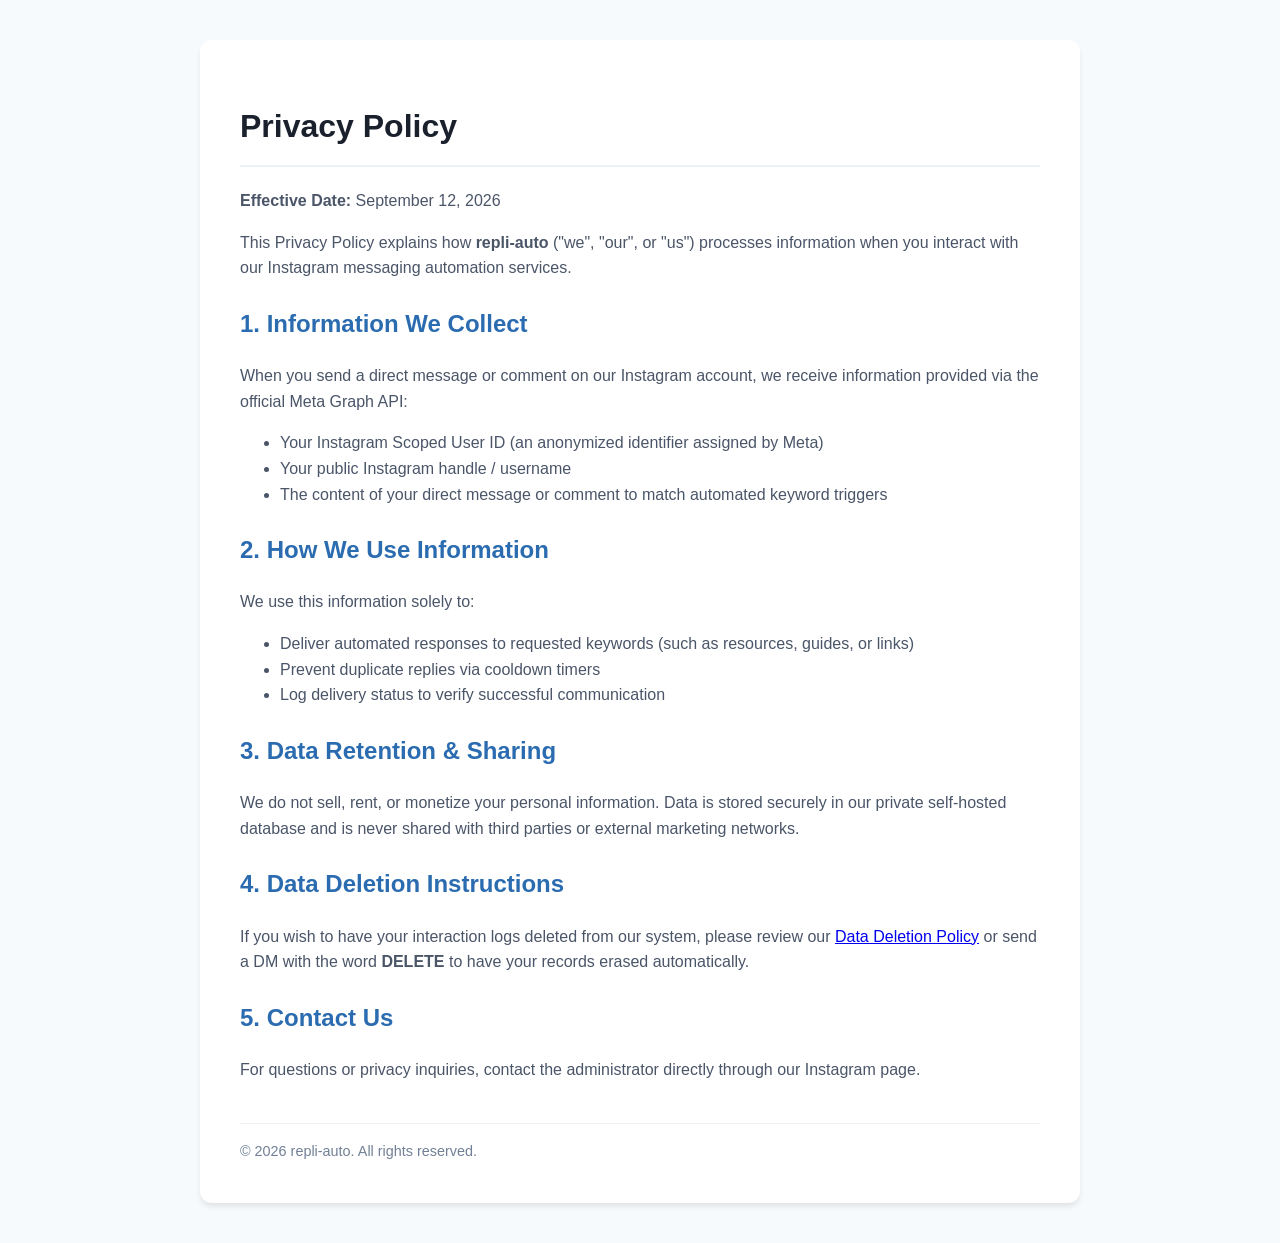
<file: frontend/privacy.html>
<!DOCTYPE html>
<html lang="en">
<head>
    <meta charset="UTF-8">
    <meta name="viewport" content="width=device-width, initial-scale=1.0">
    <title>Privacy Policy - repli-auto</title>
    <style>
        body {
            font-family: -apple-system, BlinkMacSystemFont, "Segoe UI", Roboto, Helvetica, Arial, sans-serif;
            line-height: 1.6;
            color: #2d3748;
            background: #f7fafc;
            padding: 40px 20px;
            margin: 0;
        }
        .container {
            max-width: 800px;
            margin: 0 auto;
            background: #fff;
            padding: 40px;
            border-radius: 12px;
            box-shadow: 0 4px 6px -1px rgba(0,0,0,0.1);
        }
        h1 { color: #1a202c; border-bottom: 2px solid #edf2f7; padding-bottom: 12px; }
        h2 { color: #2b6cb0; margin-top: 24px; }
        p, li { color: #4a5568; }
        .footer { margin-top: 40px; font-size: 0.9em; color: #718096; border-top: 1px solid #edf2f7; padding-top: 16px; }
    </style>
</head>
<body>
    <div class="container">
        <h1>Privacy Policy</h1>
        <p><strong>Effective Date:</strong> September 12, 2026</p>
        <p>This Privacy Policy explains how <strong>repli-auto</strong> ("we", "our", or "us") processes information when you interact with our Instagram messaging automation services.</p>

        <h2>1. Information We Collect</h2>
        <p>When you send a direct message or comment on our Instagram account, we receive information provided via the official Meta Graph API:</p>
        <ul>
            <li>Your Instagram Scoped User ID (an anonymized identifier assigned by Meta)</li>
            <li>Your public Instagram handle / username</li>
            <li>The content of your direct message or comment to match automated keyword triggers</li>
        </ul>

        <h2>2. How We Use Information</h2>
        <p>We use this information solely to:</p>
        <ul>
            <li>Deliver automated responses to requested keywords (such as resources, guides, or links)</li>
            <li>Prevent duplicate replies via cooldown timers</li>
            <li>Log delivery status to verify successful communication</li>
        </ul>

        <h2>3. Data Retention & Sharing</h2>
        <p>We do not sell, rent, or monetize your personal information. Data is stored securely in our private self-hosted database and is never shared with third parties or external marketing networks.</p>

        <h2>4. Data Deletion Instructions</h2>
        <p>If you wish to have your interaction logs deleted from our system, please review our <a href="/data-deletion">Data Deletion Policy</a> or send a DM with the word <strong>DELETE</strong> to have your records erased automatically.</p>

        <h2>5. Contact Us</h2>
        <p>For questions or privacy inquiries, contact the administrator directly through our Instagram page.</p>

        <div class="footer">
            &copy; 2026 repli-auto. All rights reserved.
        </div>
    </div>
</body>
</html>
</file>
